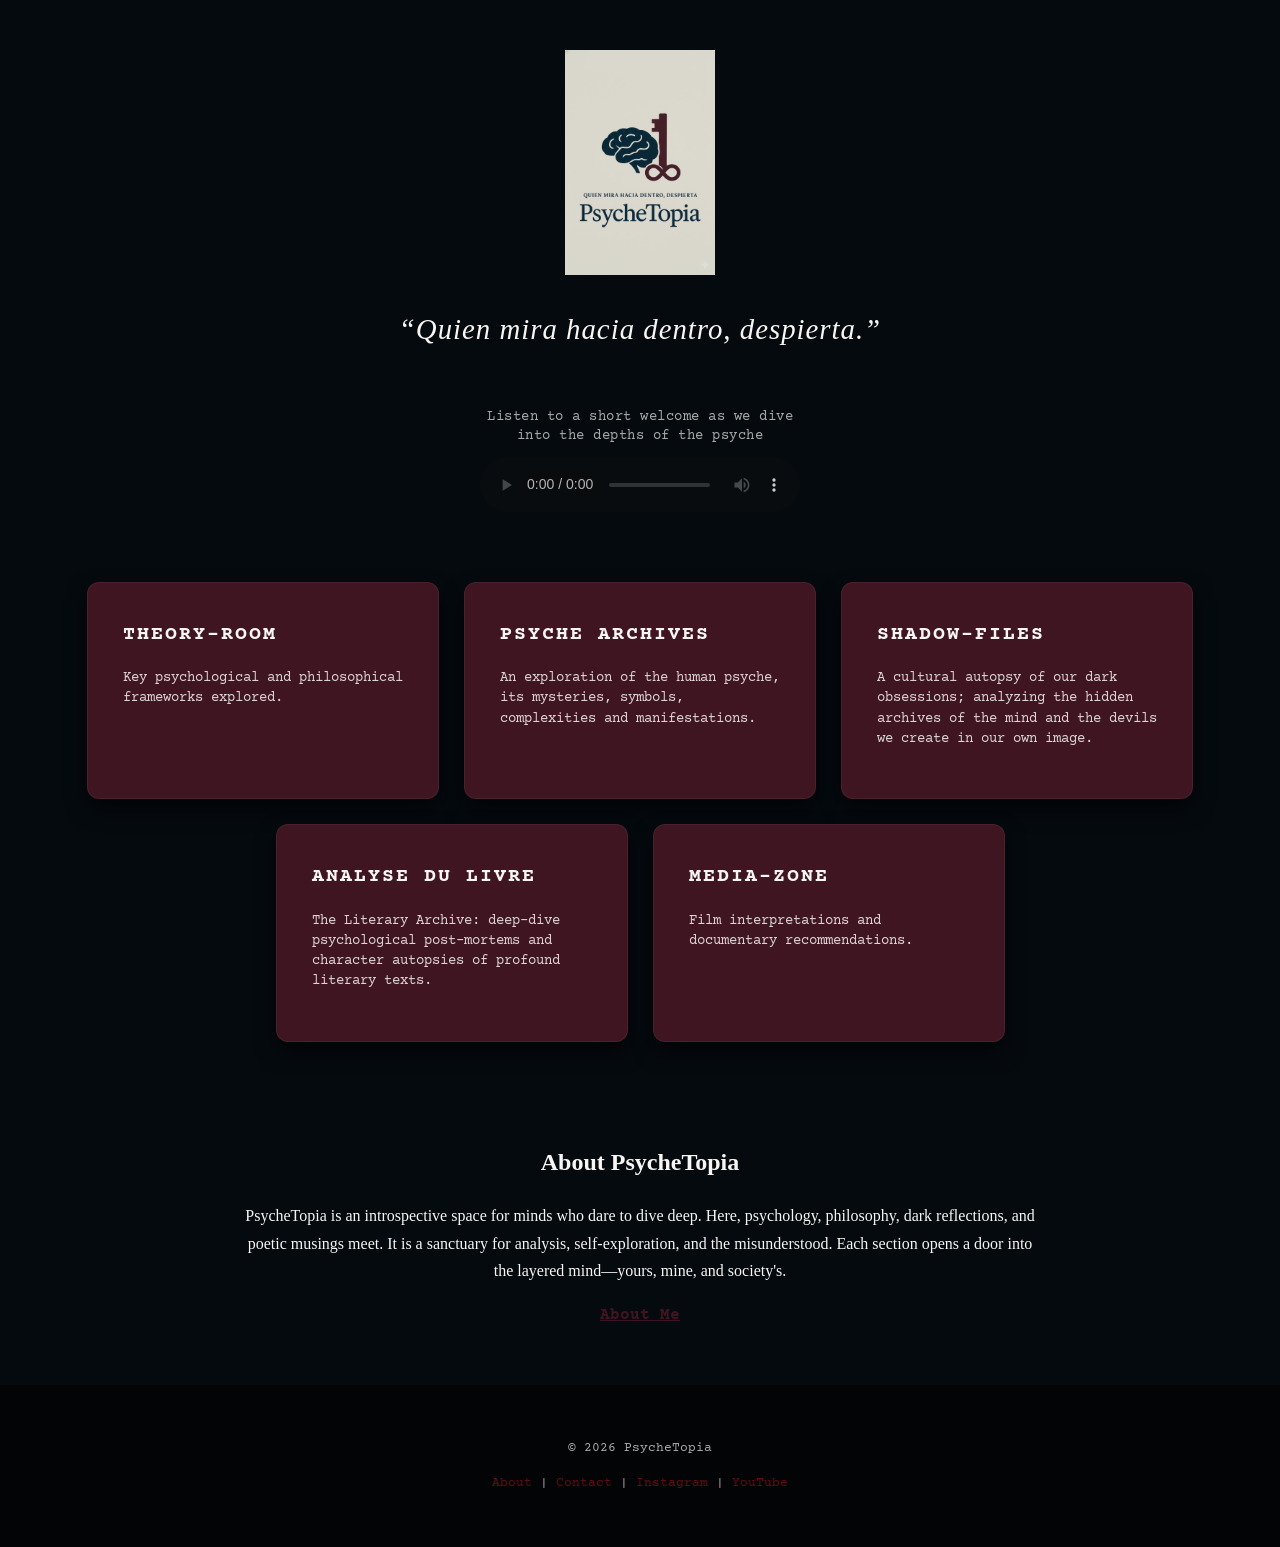
<file: index.html>
<!DOCTYPE html>
<html lang="en">
<head>
  <meta charset="UTF-8" />
  <meta name="viewport" content="width=device-width, initial-scale=1.0"/>
  <title>PsycheTopia</title>
  
  <!-- Google Fonts Grid -->
  <link rel="preconnect" href="https://fonts.googleapis.com">
  <link href="https://fonts.googleapis.com/css2?family=Playfair+Display:ital,wght@0,400;0,700;1,400&family=Inter:wght@300;400;500&family=Courier+Prime&family=Special+Elite&display=swap" rel="stylesheet">
  
  <link rel="stylesheet" href="style.css" />
</head>
<body>

  <header>
    <div class="header-logo-container">
      <img src="Psychetopialogo3.jpg" 
           alt="Logo of PsycheTopia – a psychological and philosophical blog" 
           width="150" />
    </div>
    <h1>“Quien mira hacia dentro, despierta.”</h1>

    <div class="audio-intro-wrapper">
      <p class="audio-label">Listen to a short welcome as we dive into the depths of the psyche</p>
      <audio controls>
        <source src="welcome-intro2.m4a" type="audio/mpeg" />
        Your browser does not support the audio element.
      </audio>
    </div>
  </header>


  <!-- NAVIGATION PILLARS MATRIX -->
  <section class="sections">
    
    <!-- CARD 1: THEORY ROOM -->
    <div class="card">
      <h2><a href="Teoria.html">Theory-Room </a></h2>
      <p>Key psychological and philosophical frameworks explored.</p>
    </div>

    <!-- CARD 2: PSYCHE ARCHIVES -->
    <div class="card">
      <h2><a href="psyche-archives.html">Psyche Archives</a></h2>
      <p>An exploration of the human psyche, its mysteries, symbols, complexities and manifestations.</p>
    </div>

    <!-- CARD 3: CRIMINAL MINDS (HIDDEN ON SCREEN, RETAINED IN CODE) -->
    <div class="card" style="display: none;" aria-hidden="true">
      <h2><a href="crimen.html">→ Criminal-Minds</a></h2>
      <p>The dark chamber—exploring the unredeemable mind.</p>
    </div>

    <!-- CARD 4: SHADOW FILES -->
    <div class="card">
      <h2><a href="shadow-files.html">Shadow-Files</a></h2>
      <p>A cultural autopsy of our dark obsessions; analyzing the hidden archives of the mind and the devils we create in our own image.</p>
    </div>

    <!-- CARD 5: ANALYSE DU LIVRE -->
    <div class="card">
      <h2><a href="analyse-du-livre.html">Analyse du Livre</a></h2>
      <p>The Literary Archive: deep-dive psychological post-mortems and character autopsies of profound literary texts.</p>
    </div>

    <!-- CARD 6: MEDIA ZONE -->
    <div class="card">
      <h2><a href="media.html">Media-Zone</a></h2>
      <p>Film interpretations and documentary recommendations.</p>
    </div>

  </section>

  <section class="about">
    <h2>About PsycheTopia</h2>
    <p>
      PsycheTopia is an introspective space for minds who dare to dive deep.
      Here, psychology, philosophy, dark reflections, and poetic musings meet.
      It is a sanctuary for analysis, self-exploration, and the misunderstood.
      Each section opens a door into the layered mind—yours, mine, and society's.
    </p>
    <p><a href="sobre.html">About Me</a></p>
  </section>

  <footer>
    <p>&copy; 2026 PsycheTopia</p>
    <p>
      <a href="#">About</a> |
      <a href="#">Contact</a> |
      <!-- Connected directly to your official Instagram network profile -->
      <a href="https://www.instagram.com/psychetopia26?igsh=MTVqYWxxeHU0NXBhZg==" target="_blank" rel="noopener noreferrer">Instagram</a> |
      <a href="#">YouTube</a>
    </p>
  </footer>

</body>
</html>
</file>
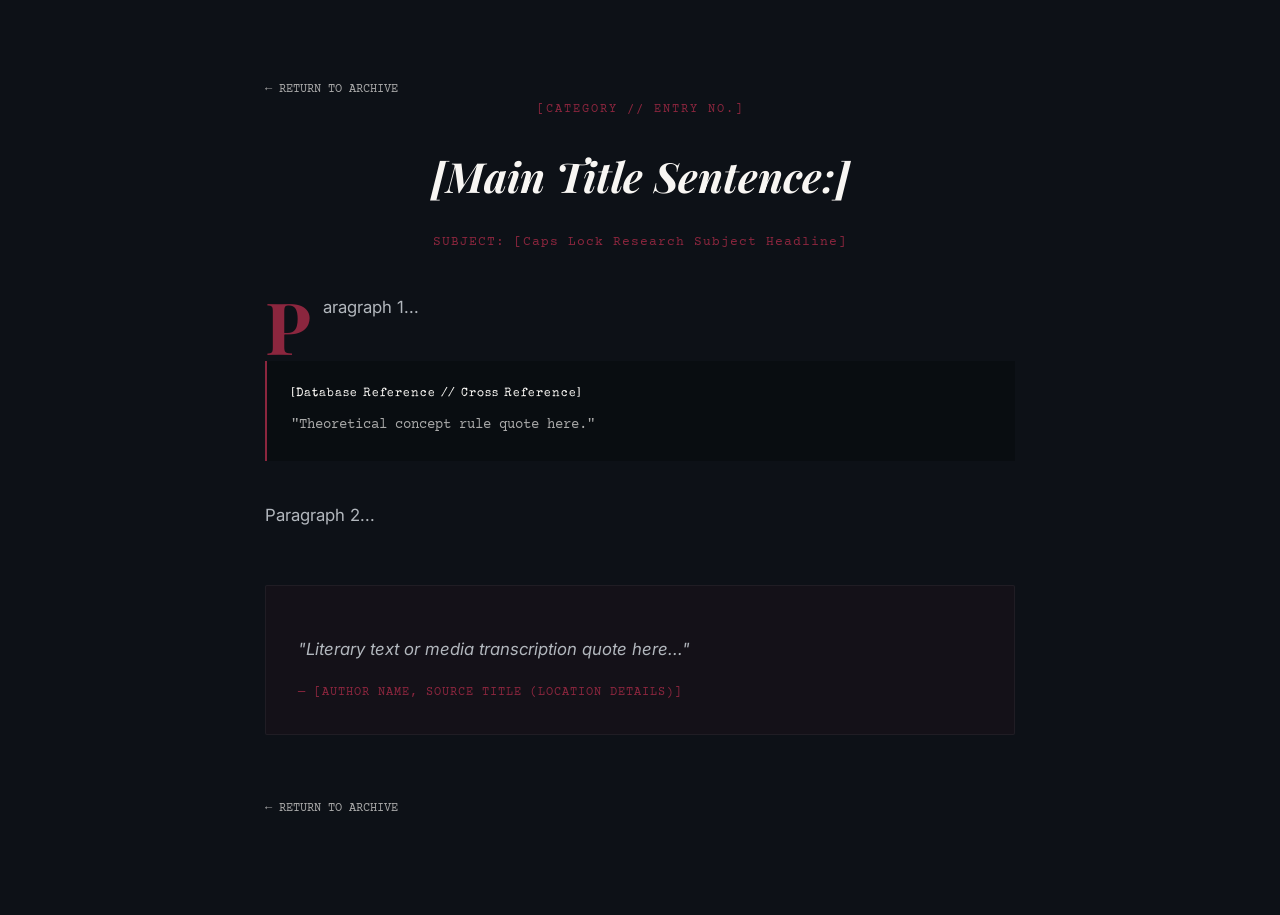
<file: all-articles-template.html>
<!DOCTYPE html>
<html lang="en">
<head>
  <meta charset="UTF-8">
  <meta name="viewport" content="width=device-width, initial-scale=1.0"/>
  <title>Case File [Number]: [Title]</title>
  
  <link rel="preconnect" href="https://fonts.googleapis.com">
  <link href="https://fonts.googleapis.com/css2?family=Playfair+Display:ital,wght@0,400;0,700;1,400&family=Inter:wght@300;400;500&family=Courier+Prime&family=Special+Elite&display=swap" rel="stylesheet">

  <link rel="stylesheet" href="shadow-style.css"> <link rel="stylesheet" href="article-style.css"> </head>
<body>

  <div class="article-wrapper">
    
    <a href="analyse-du-livre.html" class="back-btn">← Return to Archive</a>

    <header class="article-header">
      <span class="book-tag">[Category // Entry No.]</span>
      <h1 class="article-title">[Main Title Sentence:]</h1>
      <p class="article-subject">SUBJECT: [Caps Lock Research Subject Headline]</p>
    </header>

    <main class="article-body">
      
      <p>Paragraph 1...</p>

      <blockquote class="matrix-block">
        <span class="matrix-label">[Database Reference // Cross Reference]</span>
        "Theoretical concept rule quote here."
      </blockquote>

      <p>Paragraph 2...</p>

      <div class="quote-vault">
        <p>"Literary text or media transcription quote here..."</p>
        <span class="quote-citation">— [Author Name, Source Title (Location Details)]</span>
      </div>

    </main>

    <a href="analyse-du-livre.html" class="back-btn" style="margin-top: 4rem;">← Return to Archive</a>
  </div>

</body>
</html>
</file>
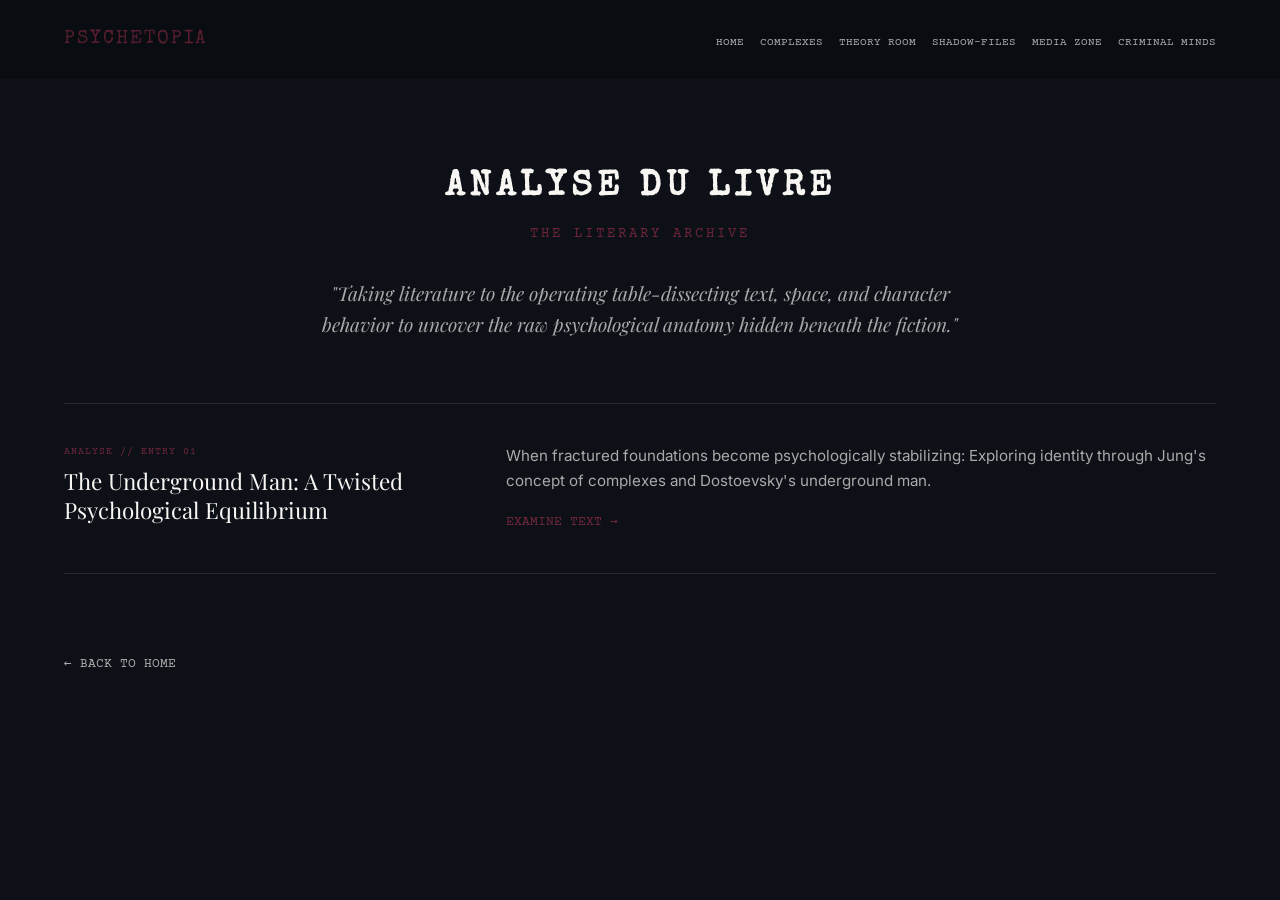
<file: analyse-du-livre.html>
<!DOCTYPE html>
<html lang="en">
<head>
  <meta charset="UTF-8" />
  <meta name="viewport" content="width=device-width, initial-scale=1.0"/>
  <title>Analyse du Livre | PsycheTopia Archive</title>

  <!-- Google Fonts -->
  <link rel="preconnect" href="https://fonts.googleapis.com">
  <link href="https://fonts.googleapis.com/css2?family=Playfair+Display:ital,wght@0,400;0,700;1,400&family=Inter:wght@300;400;500&family=Courier+Prime&family=Special+Elite&display=swap" rel="stylesheet">

  <link rel="stylesheet" href="analyse-style.css" />
</head>
<body>

  <!-- NAVIGATION -->
  <header>
    <nav>
      <div class="logo">PsycheTopia</div>
      <div class="nav-links">
        <a href="index.html">Home</a>
        <a href="complejos.html">Complexes</a>
        <a href="Teoria.html">Theory Room</a>
        <a href="shadow-files.html">Shadow-Files</a>
        <a href="media.html">Media zone</a>
        <a href="crimen.html">Criminal Minds</a>
      </div>
    </nav>
  </header>

  <!-- LITERARY HEADER ARCHIVE -->
  <header class="archive-header">
    <div class="archive-header-text">
      <h1 class="archive-title">Analyse du Livre</h1>
      <span class="archive-subtitle">The Literary Archive</span>
      <blockquote class="archive-quote">
        "Taking literature to the operating table-dissecting text, space, and character behavior to uncover the raw psychological anatomy hidden beneath the fiction."
      </blockquote>
    </div>
  </header>

  <!-- MAIN LINEAR MATRIX -->
  <div class="content">
    
    <section class="book-index">

      <!-- ENTRY 01: UNDERGROUND MAN - THE EQUILIBRIUM -->
      <article class="book-row">
        <div class="book-meta">
          <span class="book-tag">Analyse // Entry 01</span>
          <h3 class="book-title"><a href="notes-equilibrium.html">The Underground Man: A Twisted Psychological Equilibrium</a></h3>
        </div>
        <div class="book-excerpt">
          <p>When fractured foundations become psychologically stabilizing: Exploring identity through Jung's concept of complexes and Dostoevsky's underground man.</p>
          <a href="notes-equilibrium.html" class="line-read-more">Examine Text →</a>
        </div>
      </article>

      
    </section>

    <a href="index.html" class="back-btn">← Back to Home</a>
  </div>

</body>
</html>
</file>
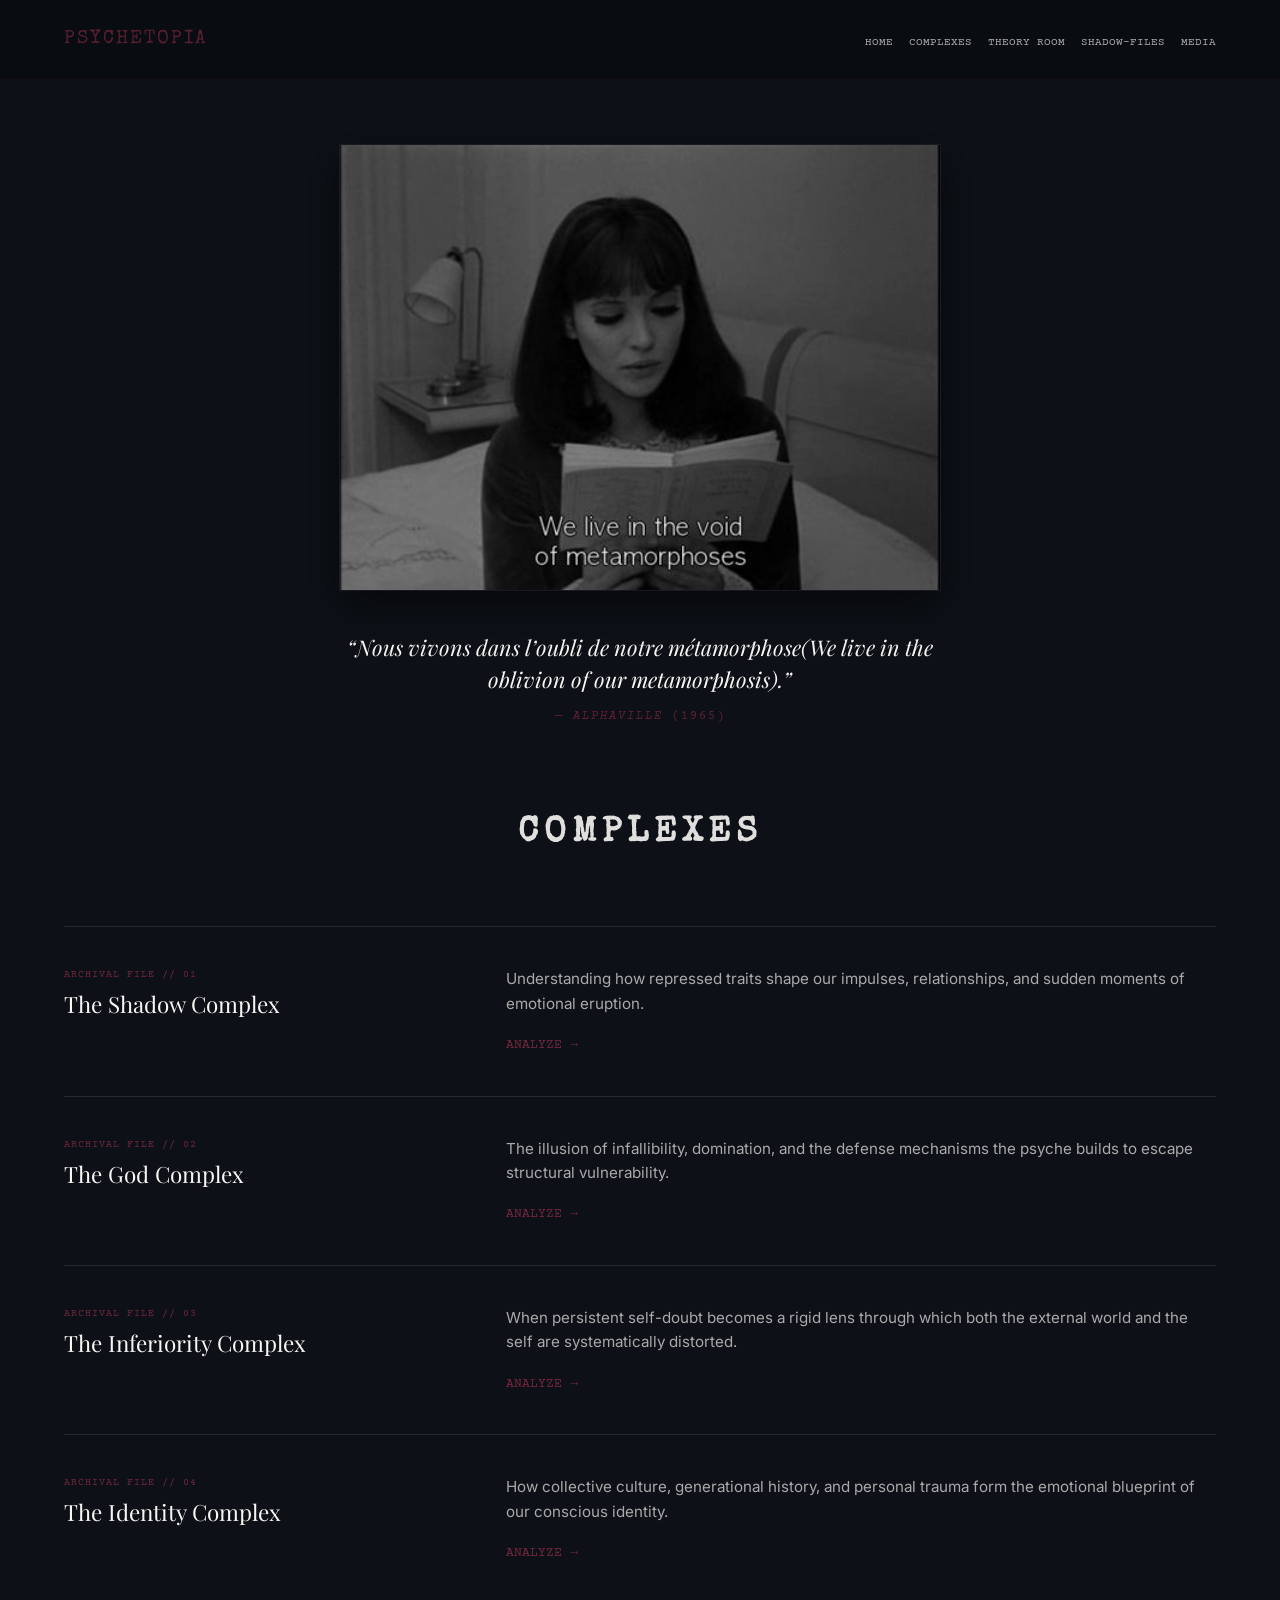
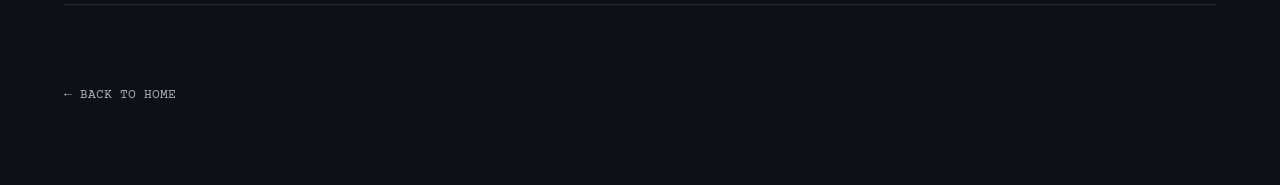
<file: complejos.html>
<!DOCTYPE html>
<html lang="en">
<head>
  <meta charset="UTF-8" />
  <meta name="viewport" content="width=device-width, initial-scale=1.0"/>
  <title>Complexes | PsycheTopia</title>

  <!-- Google Fonts -->
  <link rel="preconnect" href="https://fonts.googleapis.com">
  <link href="https://fonts.googleapis.com/css2?family=Playfair+Display:ital,wght@0,400;0,700;1,400&family=Inter:wght@300;400;500&family=Courier+Prime&family=Special+Elite&display=swap" rel="stylesheet">

  <link rel="stylesheet" href="complejos.css" />
</head>

<body>

  <!-- NAVIGATION -->
  <header>
    <nav>
      <div class="logo">PsycheTopia</div>
      <div class="nav-links">
        <a href="index.html">Home</a>
        <a href="complejos.html">Complexes</a>
        <a href="Teoria.html">Theory Room</a>
        <a href="shadow-files.html">Shadow-Files</a>
        <a href="media.html">Media</a>
      </div>
    </nav>
  </header>

  <!-- SYMBOLIC ALPHAVILLE IMAGE + QUOTE -->
  <section class="quote-visual">
    <img src="alphaville-still.jpg" 
         alt="Still from Alphaville (1965) with Natacha von Braun" 
         class="quote-image" />
    <blockquote>
      “Nous vivons dans l’oubli de notre métamorphose(We live in the oblivion of our metamorphosis).”  
      <span class="film-credit">— <em>Alphaville</em> (1965)</span>
    </blockquote>
  </section>

  <!-- MAIN CONTENT -->
  <div class="content">
    <h1>Complexes</h1>

    <!-- LINEAR COMPLEXES INDEX -->
    <section class="complex-index">

      <!-- ROW 1: SHADOW -->
      <article class="complex-row">
        <div class="complex-meta">
          <span class="complex-tag">Archival File // 01</span>
          <h3 class="complex-title"><a href="shadow-complex.html">The Shadow Complex</a></h3>
        </div>
        <div class="complex-excerpt">
          <p>Understanding how repressed traits shape our impulses, relationships, and sudden moments of emotional eruption.</p>
          <a href="shadow-complex.html" class="line-read-more">Analyze →</a>
        </div>
      </article>

      <!-- ROW 2: GOD -->
      <article class="complex-row">
        <div class="complex-meta">
          <span class="complex-tag">Archival File // 02</span>
          <h3 class="complex-title"><a href="god-complex.html">The God Complex</a></h3>
        </div>
        <div class="complex-excerpt">
          <p>The illusion of infallibility, domination, and the defense mechanisms the psyche builds to escape structural vulnerability.</p>
          <a href="god-complex.html" class="line-read-more">Analyze →</a>
        </div>
      </article>

      <!-- ROW 3: INFERIORITY -->
      <article class="complex-row">
        <div class="complex-meta">
          <span class="complex-tag">Archival File // 03</span>
          <h3 class="complex-title"><a href="inferiority-complex.html">The Inferiority Complex</a></h3>
        </div>
        <div class="complex-excerpt">
          <p>When persistent self-doubt becomes a rigid lens through which both the external world and the self are systematically distorted.</p>
          <a href="inferiority-complex.html" class="line-read-more">Analyze →</a>
        </div>
      </article>

      <!-- ROW 4: IDENTITY -->
      <article class="complex-row">
        <div class="complex-meta">
          <span class="complex-tag">Archival File // 04</span>
          <h3 class="complex-title"><a href="identity-complex.html">The Identity Complex</a></h3>
        </div>
        <div class="complex-excerpt">
          <p>How collective culture, generational history, and personal trauma form the emotional blueprint of our conscious identity.</p>
          <a href="identity-complex.html" class="line-read-more">Analyze →</a>
        </div>
      </article>

    </section>

    <a href="index.html" class="back-btn">← Back to Home</a>
  </div>

</body>
</html>
</file>
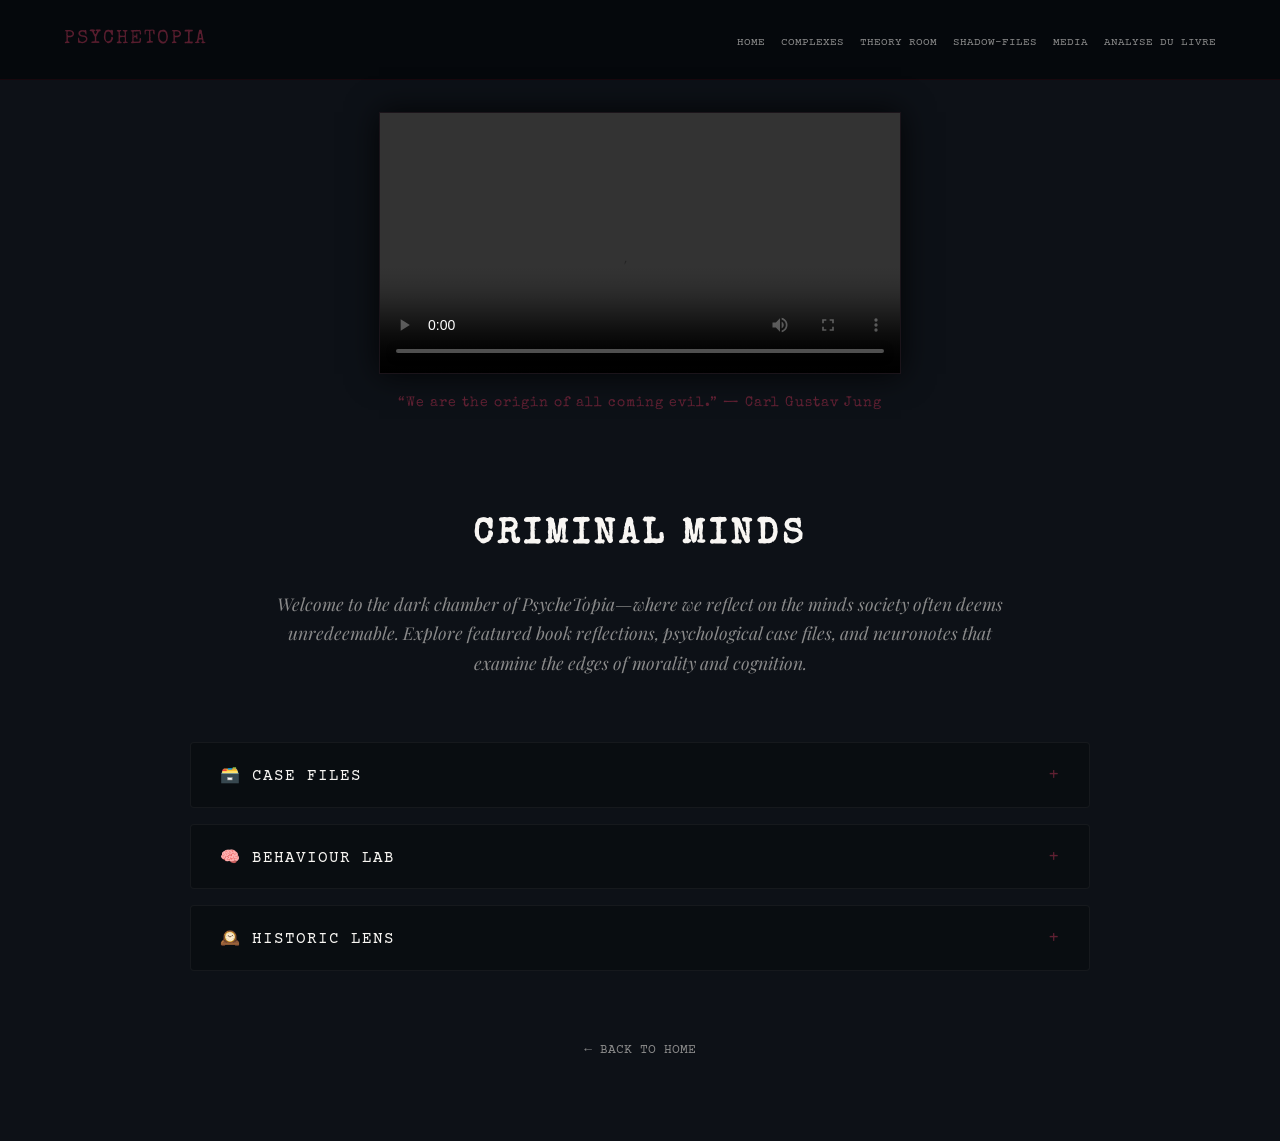
<file: crimen.html>
<!DOCTYPE html>
<html lang="en">
<head>
  <meta charset="UTF-8" />
  <meta name="viewport" content="width=device-width, initial-scale=1.0" />
  <title>Criminal Minds | PsycheTopia</title>

  <link rel="preconnect" href="https://fonts.googleapis.com">
  <link href="https://fonts.googleapis.com/css2?family=Playfair+Display:ital,wght@0,400;0,700;1,400&family=Inter:wght@300;400;500&family=Courier+Prime&family=Special+Elite&display=swap" rel="stylesheet">

  <link rel="stylesheet" href="crimen.css" />
</head>
<body>

  <header>
    <nav>
      <div class="logo">PsycheTopia</div>
      <div class="nav-links">
        <a href="index.html">Home</a>
        <a href="complejos.html">Complexes</a>
        <a href="Teoria.html">Theory Room</a>
        <a href="shadow-files.html">Shadow-Files</a>
        <a href="media.html">Media</a>
        <a href ="analyse-du-livre.html">Analyse du livre</a>
      </div>
    </nav>
  </header>

  <div class="content">
    
    <section class="video-intro">
      <video controls class="Jung-video">
        <source src="Jung-psychology.mp4" type="video/mp4">
        Your browser does not support the video tag.
      </video>
      <p class="video-caption">“We are the origin of all coming evil.” — Carl Gustav Jung</p>
    </section>

    <h1>Criminal Minds</h1>
    <p class="intro-text">
      Welcome to the dark chamber of PsycheTopia—where we reflect on the minds society often deems
      unredeemable. Explore featured book reflections, psychological case files, and neuronotes that 
      examine the edges of morality and cognition.
    </p>

    <div class="dossier-container">

      <section class="drawer">
        <button class="drawer-toggle">🗃️ Case Files <span class="plus-icon">+</span></button>
        <div class="drawer-content">
          <div class="tight-ledger">
            
            <div class="ledger-row">
              <span class="ledger-no">Femicide</span>
              <a href="femicide -file.html" class="ledger-title">The killing of women because of their gender, exploring violence, power and the psychology of ownership. </a>
            </div>

            <div class="ledger-row">
              <span class="ledger-no">Parricide</span>
              <a href="parricide-file.html" class="ledger-title">The killing of one's parent, examining attachment, individuation & family dynamics.</a>
            </div>

            <div class="ledger-row">
              <span class="ledger-no">Infanticide</span>
              <a href="infanticide-file.html" class="ledger-title">The killing of infants or very young children, exploring parental psychology, social pressures & developmental vulnerability.</a>
            </div>
            
            <div class="ledger-row">
              <span class="ledger-no">Collective Violence</span>
              <a href="Collective-violence.html" class="ledger-title">When violence becomes collective, revealing crowd psychology, justice & the shadow of communities .</a>
            </div>
            </div>
        </div>
      </section>

      <section class="drawer">
        <button class="drawer-toggle">🧠 Behaviour Lab<span class="plus-icon">+</span></button>
        <div class="drawer-content">
          <div class="tight-ledger">
            
            <div class="ledger-row">
              <span class="ledger-no">Aggression </span>
              <a href="aggression.html" class="ledger-title">Understanding the origins, forms and functions of human aggression </a>
            </div>

            <div class="ledger-row">
              <span class="ledger-no">Cults </span>
              <a href="cults.html" class="ledger-title">How leaders, identity, & belonging shape collective belief and obedience.</a>
            </div>

            <div class="ledger-row">
              <span class="ledger-no">Sadism & Masochism</span>
              <a href="sadism-masochism.html" class="ledger-title">Exploring pleasure, pain, power complexes, and their psychological functions.</a>
            </div> 
          
            <div class="ledger-row">
              <span class="ledger-no">Superego</span>
              <a href="superego.html" class="ledger-title">The invisible forces through which groups shape perception, morality and behaviour. </a>
            </div>
          </div> </div>
      </section>

      <section class="drawer">
        <button class="drawer-toggle">🕰️ Historic Lens <span class="plus-icon">+</span></button>
        <div class="drawer-content">
          <div class="tight-ledger">
            
            <div class="ledger-row">
              <span class="ledger-no">HIST.001</span>
              <a href="raskolnikov-reflection.html" class="ledger-title">Dostoevsky's Raskolnikov: Fever, Isolation, and Somatic Guilt</a>
            </div>

            <div class="ledger-row">
              <span class="ledger-no">HIST.002</span>
              <a href="phineas-gage.html" class="ledger-title">Phineas Gage: The Day a Crowbar Split Modern Forensics Open</a>
            </div>

          </div>
        </div>
      </section>

    </div>

    <div class="back-link">
      <a href="index.html" class="back-btn">← Back to Home</a>
    </div>
  </div>

  <script>
    const toggles = document.querySelectorAll(".drawer-toggle");

    toggles.forEach(toggle => {
      toggle.addEventListener("click", () => {
        const content = toggle.nextElementSibling;
        const plusIcon = toggle.querySelector(".plus-icon");

        if (content.style.maxHeight) {
          content.style.maxHeight = null;
          if (plusIcon) plusIcon.textContent = "+";
        } else {
          content.style.maxHeight = content.scrollHeight + "px";
          if (plusIcon) plusIcon.textContent = "−";
        }
      });
    });
  </script>
</body>
</html>
</file>
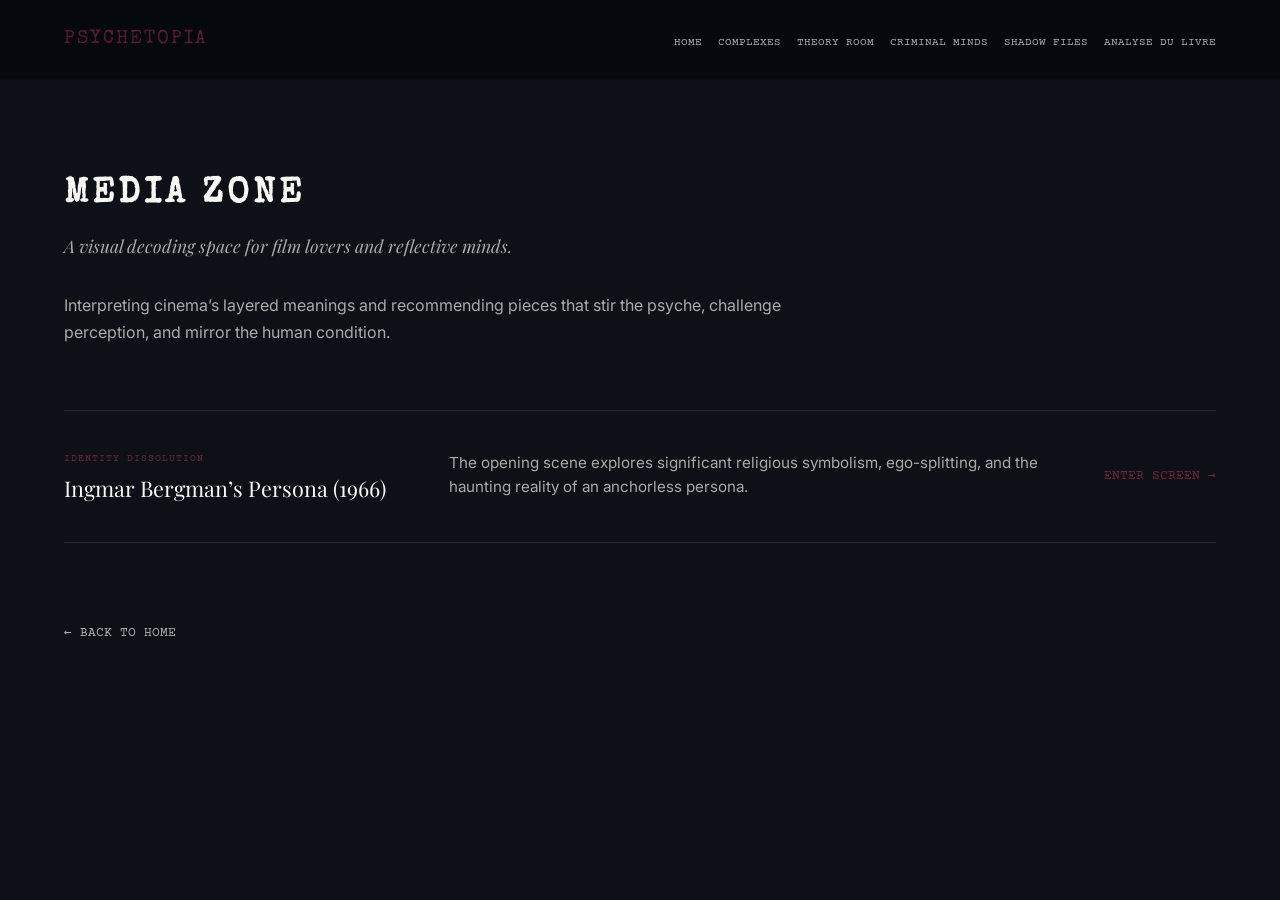
<file: media.html>
<!DOCTYPE html>
<html lang="en">
<head>
  <meta charset="UTF-8" />
  <meta name="viewport" content="width=device-width, initial-scale=1.0" />
  <title>Media Zone | PsycheTopia</title>

  <link rel="preconnect" href="https://fonts.googleapis.com">
  <link href="https://fonts.googleapis.com/css2?family=Playfair+Display:ital,wght@0,400;0,700;1,400&family=Inter:wght@300;400;500&family=Courier+Prime&family=Special+Elite&display=swap" rel="stylesheet">

  <link rel="stylesheet" href="media.css" />
</head>
<body>

  <header>
    <nav>
      <div class="logo">PsycheTopia</div>
      <div class="nav-links">
        <a href="index.html">Home</a>
        <a href="complejos.html">Complexes</a>
        <a href="Teoria.html">Theory Room</a>
        <a href="crimen.html">Criminal Minds</a>
        <a href="shadow-files">Shadow Files</a>
        <a href="analyse-du-livre.html">Analyse du livre</a>
      </div>
    </nav>
  </header>

  <div class="content">
    <h1>Media Zone</h1>
    <h2 class="subtitle">A visual decoding space for film lovers and reflective minds.</h2>
    <p class="intro-text">
      Interpreting cinema’s layered meanings and recommending pieces that stir the psyche, challenge perception, and mirror the human condition.
    </p>
    
    <section class="media-index">

      <article class="media-row">
        <div class="media-meta">
          <span class="media-tag">Identity Dissolution</span>
          <h3 class="media-title">Ingmar Bergman’s Persona (1966)</h3>
        </div>
        <p class="media-excerpt">
          The opening scene explores significant religious symbolism, ego-splitting, and the haunting reality of an anchorless persona.
        </p>
        <a href="persona-analysis.html" class="line-read-more">Enter Screen →</a>
      </article>

    </section>

    <a class="back-btn" href="index.html">← Back to Home</a>
  </div>
</body>
</html>
</file>
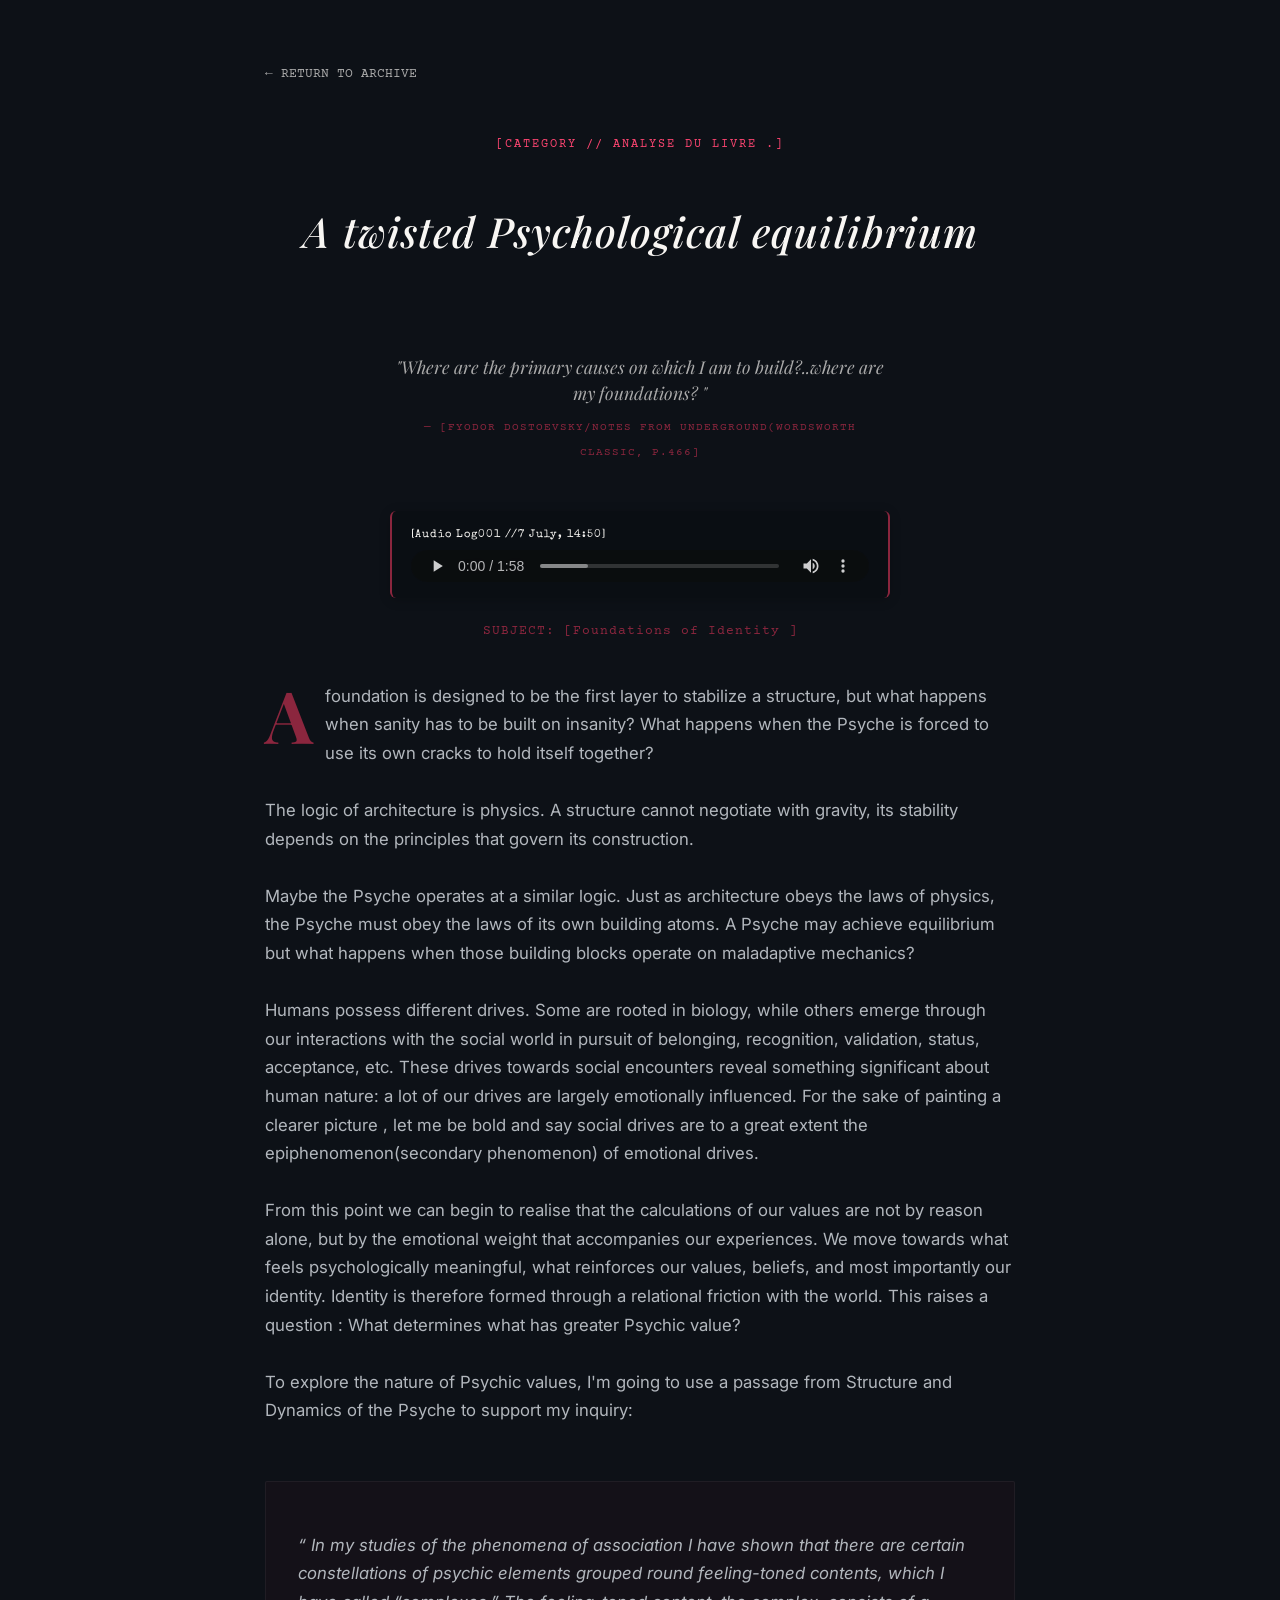
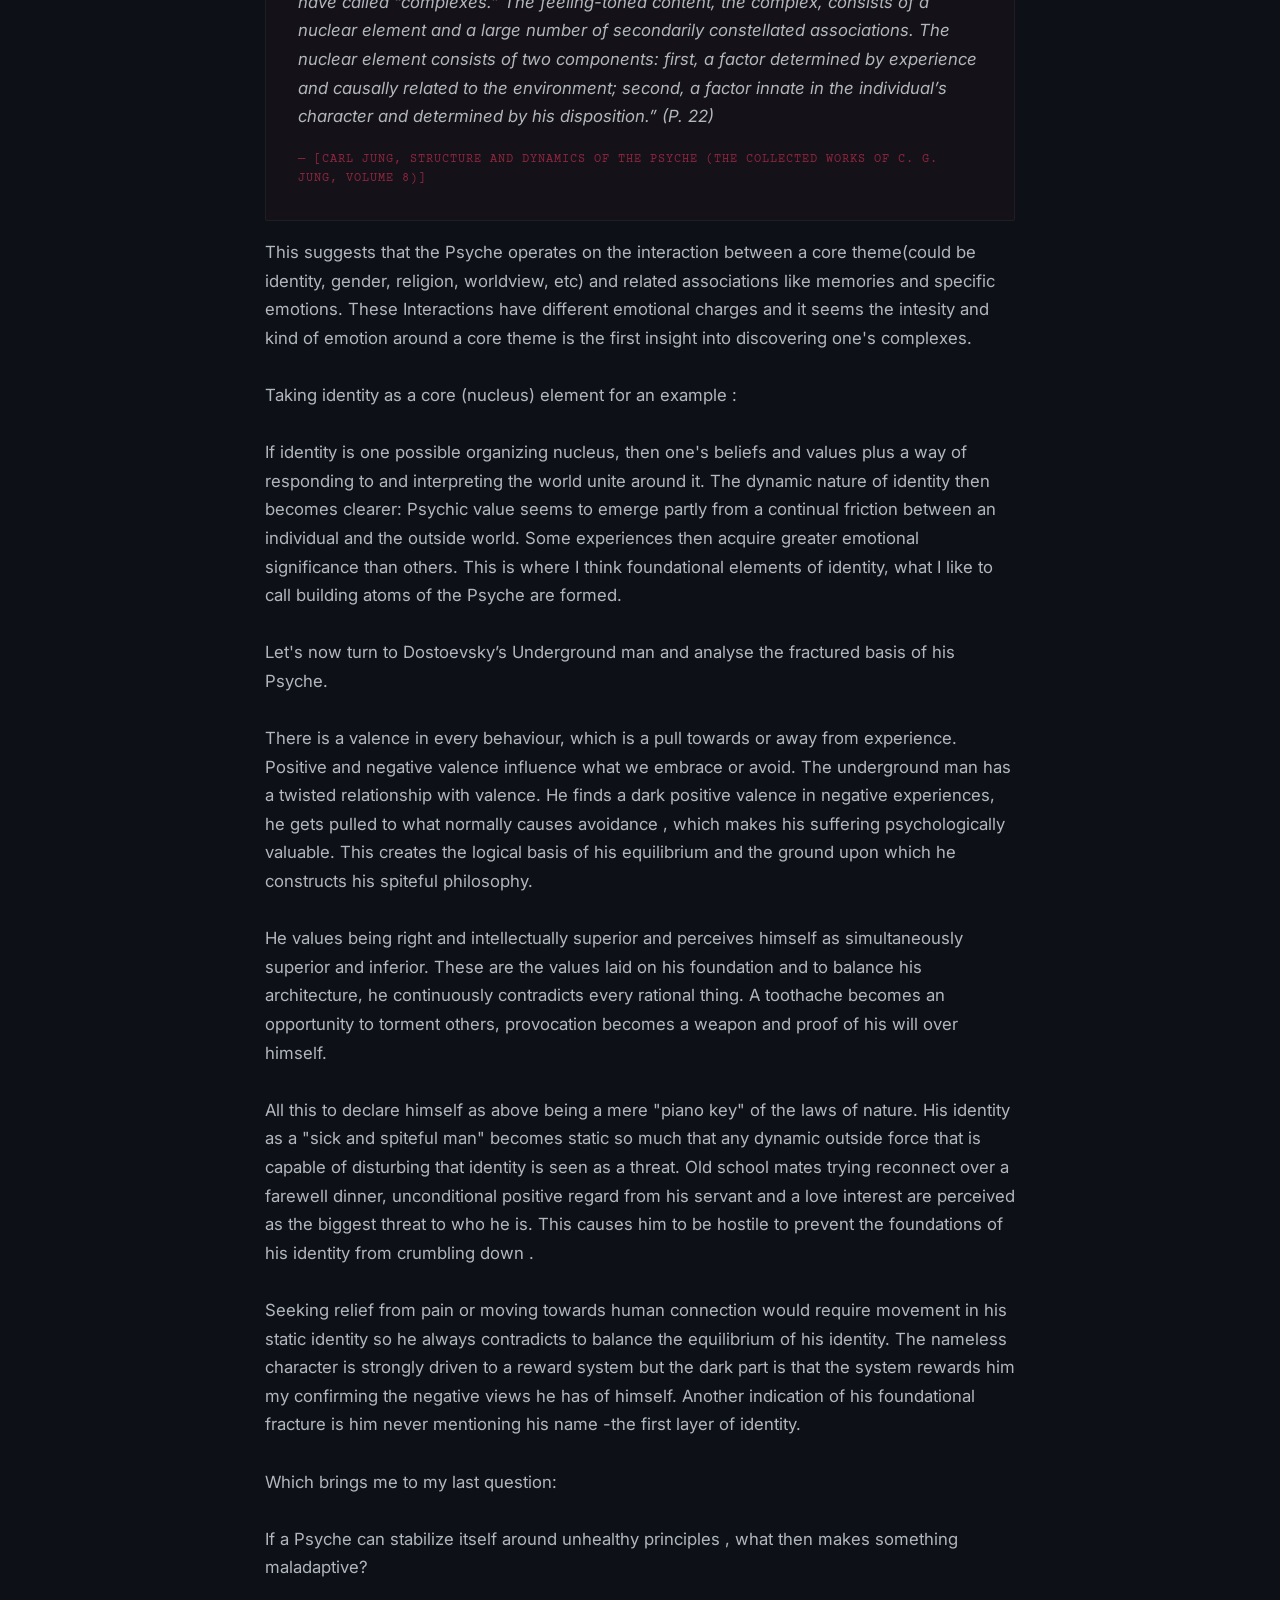
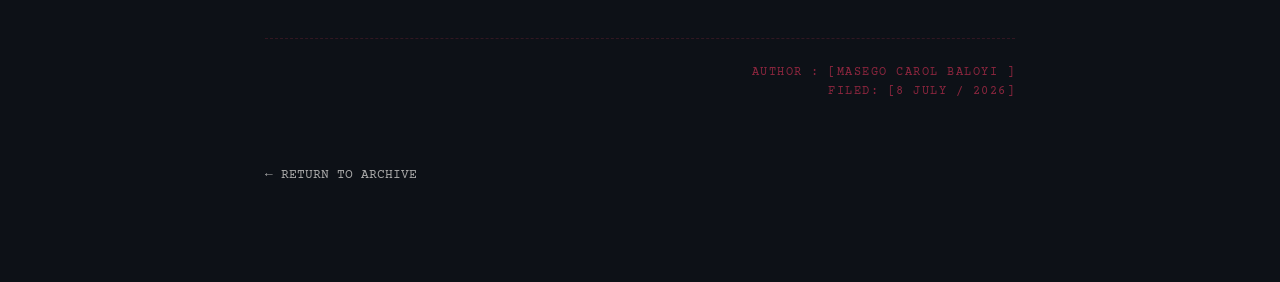
<file: notes-equilibrium.html>
<!DOCTYPE html>
<html lang="en">
<head>
  <meta charset="UTF-8">
  <meta name="viewport" content="width=device-width, initial-scale=1.0"/>
  <title>Case File [Number]: A twisted Psychological equilibrium</title>
  
  <link rel="preconnect" href="https://fonts.googleapis.com">
  <link href="https://fonts.googleapis.com/css2?family=Playfair+Display:ital,wght@0,400;0,700;1,400&family=Inter:wght@300;400;500&family=Courier+Prime&family=Special+Elite&display=swap" rel="stylesheet">

  <link rel="stylesheet" href="style.css">
  <link rel="stylesheet" href="analyse-style.css">
  <link rel="stylesheet" href="article-style.css"> 
  <link rel="stylesheet "href =" shadow-style.css">
</head>
<body>

  <div class="article-wrapper">
    
    <a href="analyse-du-livre.html" class="back-btn">← Return to Archive</a>

    <header class="article-header">
      <span class="book-tag">[Category // Analyse du livre .]</span>
      <h1 class="article-title">A twisted Psychological equilibrium</h1>
      
      <!-- SUBHEADING QUOTE -->
      <div class="header-subheading-quote">
        <p class="subheading-quote-text">"Where are the primary causes on which I am to build?..where are my foundations? "</p>
        <span class="subheading-quote-author">— [Fyodor Dostoevsky/Notes from underground(wordsworth classic, p.466]</span>
      </div>

<div class="audio-container">
  <span class="audio-label">[Audio Log001 //7 July, 14:50]</span>
  <audio id="article-audio" controls src="Log1-analyse-du-livre.mp3">
    Your browser does not support the audio element.
  </audio>
</div>


      <p class="article-subject">SUBJECT: [Foundations of Identity ]</p>
    </header>

    <main class="article-body">
      
      <p>A foundation is designed to be the first layer to stabilize a structure, but what happens when sanity has to be built on insanity? What happens when the Psyche is forced to use its own cracks to hold itself together? </p>

<p>The logic of architecture is physics. A structure cannot negotiate with gravity, its stability depends on the principles that govern its construction. </p>
 
 <p>Maybe the Psyche operates at a similar logic. Just as architecture obeys the laws of physics, the Psyche must obey  the laws of its own building atoms. A Psyche may achieve equilibrium but what happens when those building blocks operate on maladaptive mechanics?  </p>

      <p>Humans possess  different drives. Some are rooted in biology, while others emerge through our interactions with the social world in pursuit of belonging, recognition, validation, status, acceptance, etc. These drives towards social encounters reveal something significant about human nature: a lot of our drives are largely emotionally influenced. For the sake of painting a clearer picture , let me be bold and say social drives are to a great extent the epiphenomenon(secondary phenomenon) of emotional drives.  </p>
      
      <p>From this point we can begin to realise that the calculations of our values are not by reason alone, but by the emotional weight that accompanies our experiences. We move towards what feels psychologically meaningful, what reinforces our values, beliefs, and most importantly our identity. Identity is therefore formed through a relational friction with the world. 

This raises a question :

What determines what has greater Psychic value? 
 </p>

<p>To explore the nature of Psychic values, I'm going to use a passage from Structure and Dynamics of the Psyche to support my inquiry:
 </p>
 
 
 <div class="quote-vault">
        <p>“ In my studies of the phenomena of association I have shown that there are certain constellations of psychic elements grouped round feeling-toned contents, which I have called “complexes.” The feeling-toned content, the complex, consists of a nuclear element and a large number of secondarily constellated associations. The nuclear element consists of two components: first, a factor determined by experience and causally related to the environment; second, a factor innate in the individual’s character and determined by his disposition.” (P. 22)</p>
        <span class="quote-citation">— [Carl Jung, Structure and Dynamics of the Psyche (The collected works of C. G. Jung, Volume 8)]</span>
      </div>
      
      <p>This suggests that the Psyche operates on  the interaction between a core theme(could be identity, gender, religion, worldview, etc) 
 and related associations like memories and specific emotions. These Interactions have different emotional charges and it seems the intesity and kind of emotion around a core theme is the first insight into discovering one's complexes. </p>

<p>Taking identity as a core  (nucleus) element for an example :</p>

<p>If identity is one possible organizing nucleus, then one's beliefs and values plus a way of  responding to and interpreting the world unite around it. The dynamic nature of identity then becomes clearer: Psychic value seems to emerge partly from a continual friction between an individual and the outside world. Some experiences then acquire greater emotional significance than others. This is where I think foundational elements of identity, what I like to call building atoms of the Psyche are formed.  </p>

<p>Let's now turn to Dostoevsky’s Underground man and analyse the fractured basis of his Psyche. <p>


<p>There is a valence in every behaviour, which is a pull towards or away from experience. Positive and negative valence influence what we embrace or avoid. The underground man has a twisted relationship with valence. He finds a dark positive valence in negative experiences, he gets pulled to what normally causes avoidance , which makes his suffering psychologically valuable. This creates the logical basis of his equilibrium and the ground upon which he constructs his spiteful philosophy. </p>


<p>He values being right and intellectually superior and perceives himself as simultaneously superior and inferior. These are the values laid on his foundation and to balance his architecture, he continuously contradicts every rational thing. A toothache becomes an opportunity to torment others, provocation becomes a weapon and proof of his will over himself. </p>


<p>All this to declare himself as above being a mere "piano key" of the laws of nature. His identity as a "sick and spiteful man" becomes  static so much that any dynamic outside force that is capable of disturbing that identity is seen as a threat. Old school mates trying reconnect over a farewell dinner, unconditional positive regard from his servant and a love interest are perceived as the biggest threat to who he is. This causes him to be hostile to prevent the foundations of his identity from crumbling down .  </p>

      <p>Seeking relief from pain or moving towards human connection would require movement in his static identity so he always contradicts to balance the equilibrium of his identity. The nameless character is strongly driven to a reward system but the dark part is that the system rewards him my confirming the negative views he has of himself. Another indication of his foundational fracture is him never mentioning his name -the first layer of identity. </p>

<p>Which brings me to my last question:</p>

<p>If a Psyche can stabilize itself around unhealthy principles , what then makes something maladaptive?  </p>

   
   <!-- ARTICLE SIGN-OFF / TIMESTAMP -->
<div class="article-signature">
  <span class="signature-line">Author : [Masego Carol Baloyi ]</span>
  <span class="signature-line">FILED: [8 July / 2026]</span>
</div>


    </main>

    <a href="analyse-du-livre.html" class="back-btn" style="margin-top: 4rem;">← Return to Archive</a>
  </div>

</body>
</html>
</file>
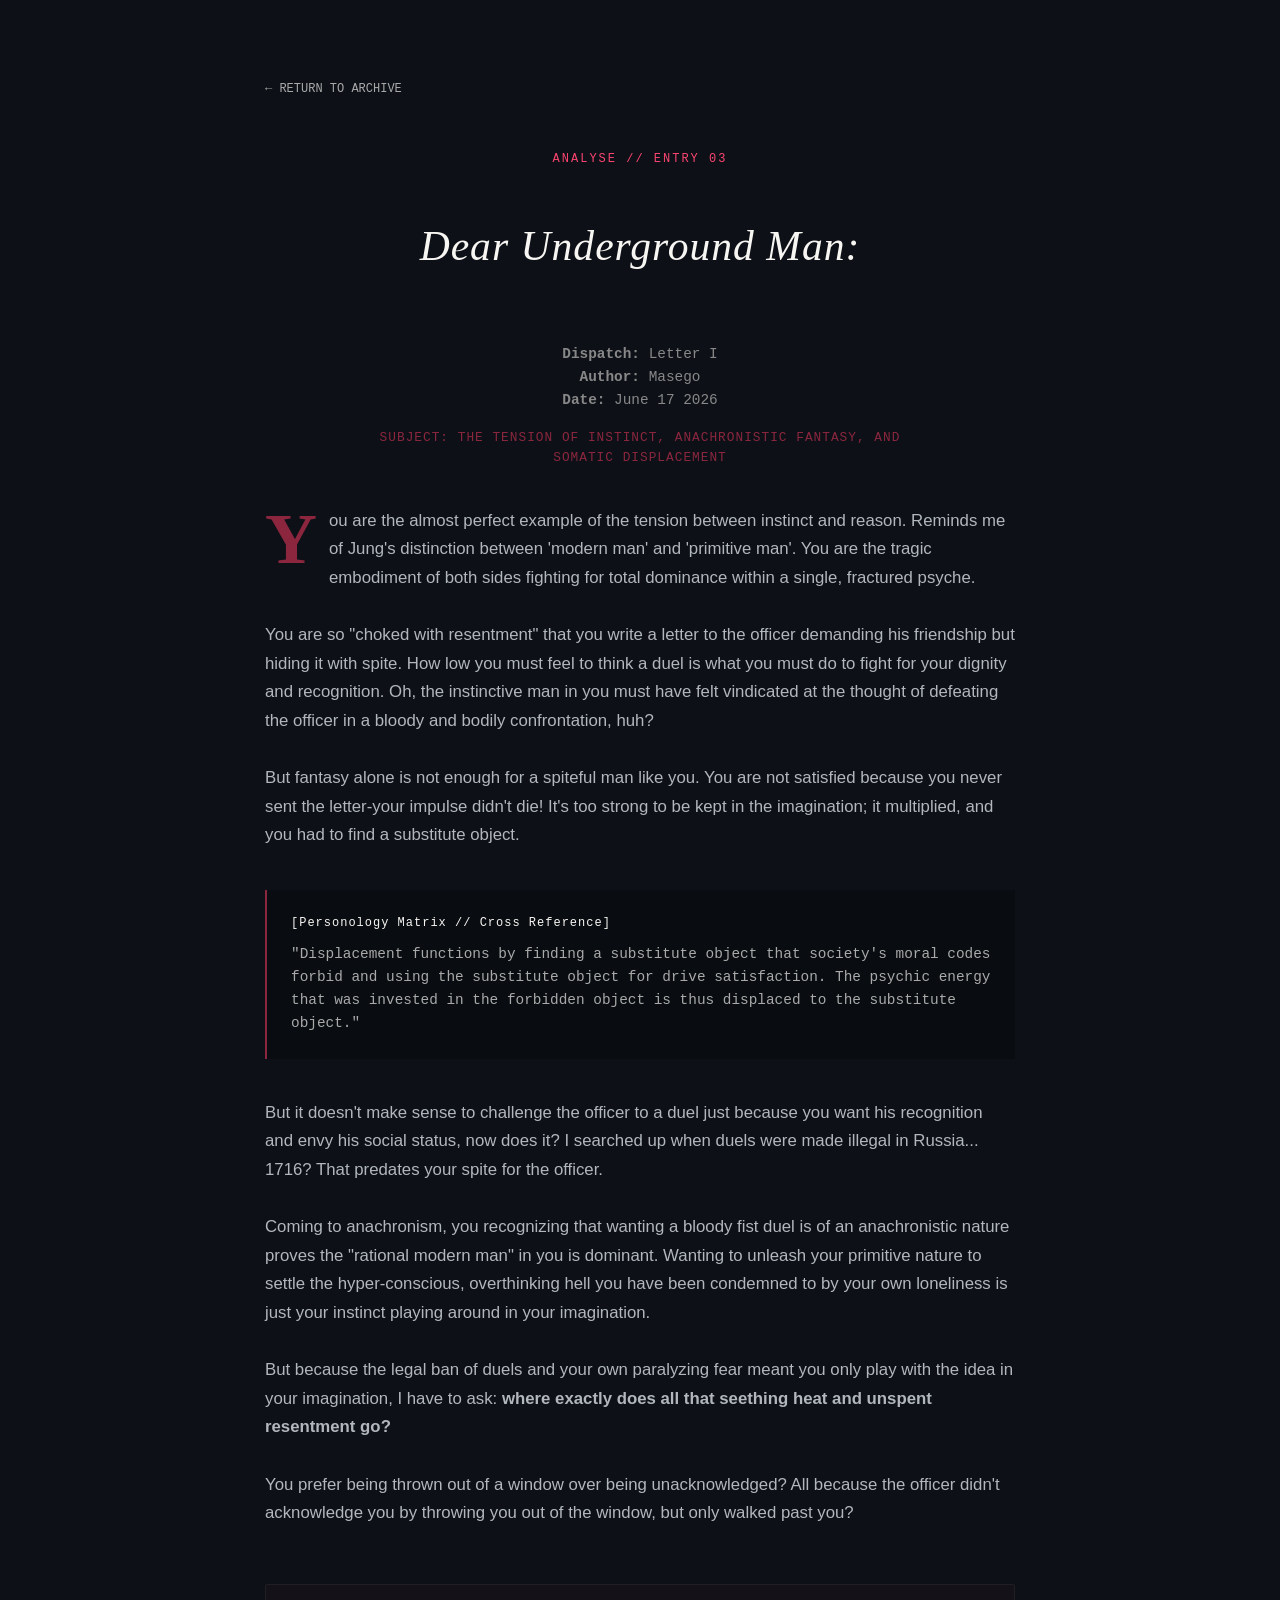
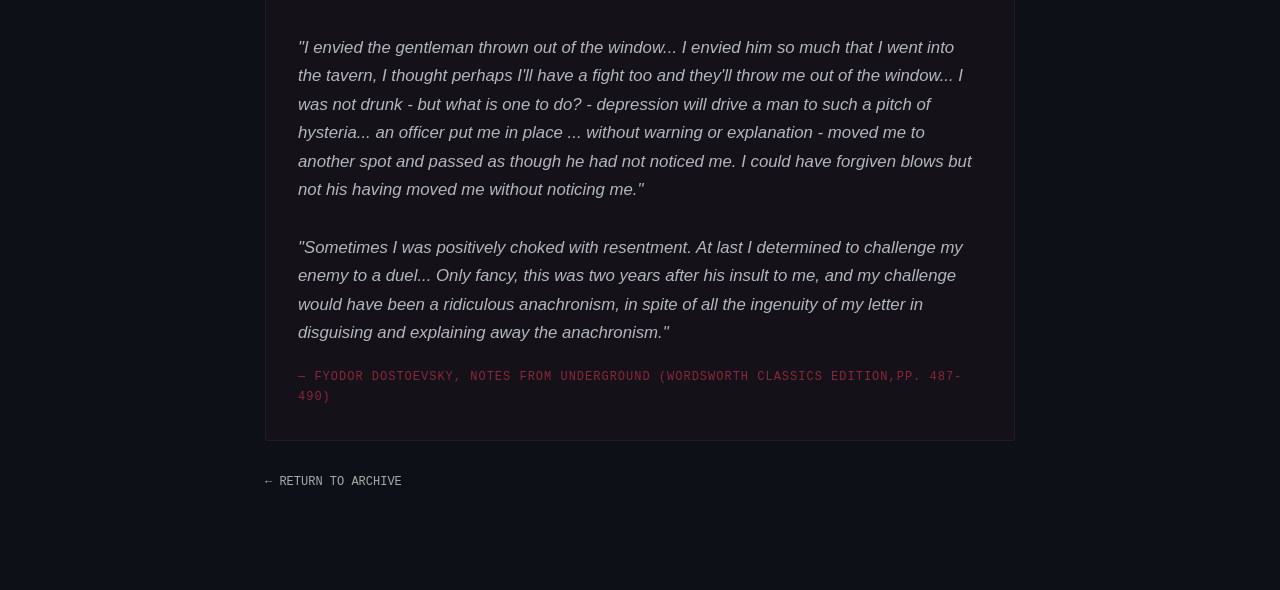
<file: notes-underground.html>
<!DOCTYPE html>
<html lang="en">
<head>
  <meta charset="UTF-8">
  <meta name="viewport" content="width=device-width, initial-scale=1.0"/>
  <title>Case File 001: The Underground Man</title>
  
  <!-- Core Design Rules & Variables -->
  <link rel="stylesheet" href="style.css">
  <link rel="stylesheet" href="analyse-style.css">
  <link rel="stylesheet" href="article-style.css">
</head>
<body>

  <div class="article-wrapper">
    
    <a href="analyse-du-livre.html" class="back-btn">← Return to Archive</a>

    <header class="article-header">
      <span class="book-tag">Analyse // Entry 03</span>
      <h1 class="article-title">Dear Underground Man:</h1>
      
      <!-- Archival Metadata Block -->
      <div class="article-metadata" style="font-family: 'Courier Prime', monospace; font-size: 0.9rem; margin-bottom: 1rem; color: #888;">
        <span><strong>Dispatch:</strong> Letter I</span><br>
        <span><strong>Author:</strong> Masego</span><br>
        <span><strong>Date:</strong> June 17 2026</span>
        
      </div>

      <p class="article-subject">
        SUBJECT: THE TENSION OF INSTINCT, ANACHRONISTIC FANTASY, AND SOMATIC DISPLACEMENT
      </p>
    </header>

    <main class="article-body">
      
      <p style="margin-top: 2rem;">
        You are the almost perfect example of the tension between instinct and reason. Reminds me of Jung's distinction between 'modern man' and 'primitive man'. You are the tragic embodiment of both sides fighting for total dominance within a single, fractured psyche. 
      </p>

      <p>
        You are so "choked with resentment" that you write a letter to the officer demanding his friendship but hiding it with spite. How low you must feel to think a duel is what you must do to fight for your dignity and recognition. Oh, the instinctive man in you must have felt vindicated at the thought of defeating the officer in a bloody and bodily confrontation, huh?
      </p>

      <p>
        But fantasy alone is not enough for a spiteful man like you. You are not satisfied because you never sent the letter-your impulse didn't die! It's too strong to be kept in the imagination; it multiplied, and you had to find a substitute object.
      </p>

      <!-- personology textbook reference -->
      <blockquote class="matrix-block">
        <span class="matrix-label">[Personology Matrix // Cross Reference]</span>
        "Displacement functions by finding a substitute object that society's moral codes forbid and using the substitute object for drive satisfaction. The psychic energy that was invested in the forbidden object is thus displaced to the substitute object."
      </blockquote>

      <p>
        But it doesn't make sense to challenge the officer to a duel just because you want his recognition and envy his social status, now does it? I searched up when duels were made illegal in Russia... 1716? That predates your spite for the officer.
      </p>

      <p>
        Coming to anachronism, you recognizing that wanting a bloody fist duel is of an anachronistic nature proves the "rational modern man" in you is dominant. Wanting to unleash your primitive nature to settle the hyper-conscious, overthinking hell you have been condemned to by your own loneliness is just your instinct playing around in your imagination.
      </p>

      <p>
        But because the legal ban of duels and your own paralyzing fear meant you only play with the idea in your imagination, I have to ask: <strong>where exactly does all that seething heat and unspent resentment go?</strong> 
      </p>
      
      <p>
        You prefer being thrown out of a window over being unacknowledged? All because the officer didn't acknowledge you by throwing you out of the window, but only walked past you?
      </p>

      <!-- book quote footnote block -->
      <div class="quote-vault">
        <p>
          "I envied the gentleman thrown out of the window... I envied him so much that I went into the tavern, I thought perhaps I'll have a fight too and they'll throw me out of the window... I was not drunk - but what is one to do? - depression will drive a man to such a pitch of hysteria... an officer put me in place ... without warning or explanation - moved me to another spot and passed as though he had not noticed me. I could have forgiven blows but not his having moved me without noticing me."
        </p>
        <p>
          "Sometimes I was positively choked with resentment. At last I determined to challenge my enemy to a duel... Only fancy, this was two years after his insult to me, and my challenge would have been a ridiculous anachronism, in spite of all the ingenuity of my letter in disguising and explaining away the anachronism."
          <span class="quote-citation">— Fyodor Dostoevsky, Notes from Underground (Wordsworth Classics Edition,PP. 487-490)</span>
        </p>
      </div>

    </main>

    <a href="analyse-du-livre.html" class="back-btn">← Return to Archive</a>
  </div>

</body>
</html>
</file>
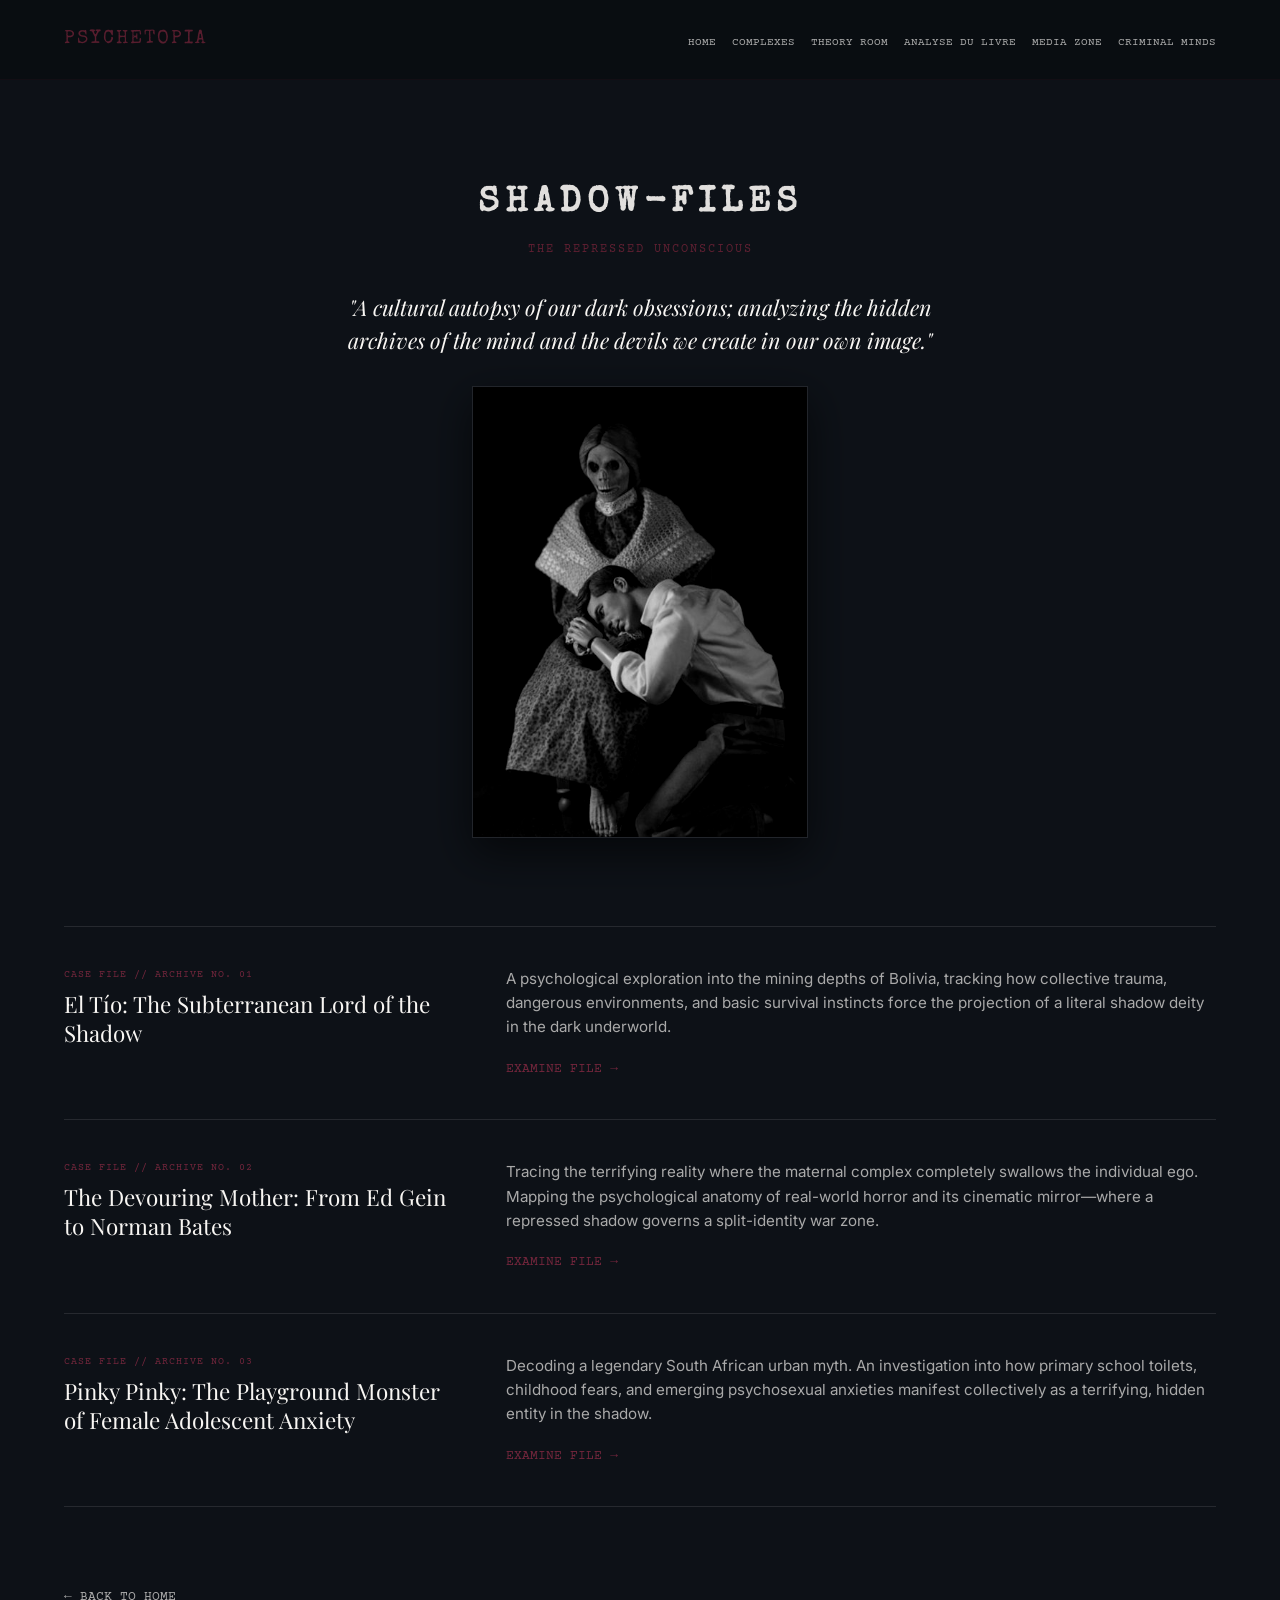
<file: shadow-files.html>
<!DOCTYPE html>
<html lang="en">
<head>
  <meta charset="UTF-8" />
  <meta name="viewport" content="width=device-width, initial-scale=1.0"/>
  <title>Shadow-Files | PsycheTopia Archive</title>

  <!-- Google Fonts -->
  <link rel="preconnect" href="https://fonts.googleapis.com">
  <link href="https://fonts.googleapis.com/css2?family=Playfair+Display:ital,wght@0,400;0,700;1,400&family=Inter:wght@300;400;500&family=Courier+Prime&family=Special+Elite&display=swap" rel="stylesheet">

  <link rel="stylesheet" href="shadow-style.css" />
</head>
<body>

  <!-- NAVIGATION -->
  <header>
    <nav>
      <div class="logo">PsycheTopia</div>
      <div class="nav-links">
        <a href="index.html">Home</a>
        <a href="complejos.html">Complexes</a>
        <a href="Teoria.html">Theory Room</a>
        <a href="analyse-du-livre.html">Analyse du livre</a>
        <a href="media-zone.html">Media zone</a>
        <a href="crimen.html">Criminal Minds</a>
      </div>
    </nav>
  </header>

  <!-- SHADOW HEADER ARCHIVE -->
  <header class="archive-header">
    <div class="archive-header-text">
      <h1 class="archive-title">Shadow-Files</h1>
      <span class="archive-subtitle">The Repressed Unconscious</span>
      <blockquote class="archive-quote">
        "A cultural autopsy of our dark obsessions; analyzing the hidden archives of the mind and the devils we create in our own image."
      </blockquote>
    </div>
    
    <!-- Your visually stunning header image from 1000061959.jpg -->
    <div class="archive-hero-image" style="text-align: center; margin-top: 30px;">
      <img src="norman-bates-image.jpg" alt="Skeletal mother figure with kneeling devotee" style="max-width: 100%; height: auto; max-height: 450px; border: 1px solid rgba(255,255,255,0.1);" />
    </div>
  </header>

  <!-- MAIN LINEAR MATRIX -->
  <div class="content">
    
    <section class="shadow-index">

      <!-- ENTRY 01: EL TÍO -->
      <article class="shadow-row">
        <div class="book-meta">
          <span class="shadow-tag">Case File // Archive No. 01</span>
          <h3 class="book-title"><a href="el-tio-analysis.html">El Tío: The Subterranean Lord of the Shadow</a></h3>
        </div>
        <div class="book-excerpt">
          <p>A psychological exploration into the mining depths of Bolivia, tracking how collective trauma, dangerous environments, and basic survival instincts force the projection of a literal shadow deity in the dark underworld.</p>
          <a href="el-tio-analysis.html" class="line-read-more">Examine File →</a>
        </div>
      </article>

      <!-- ENTRY 02: THE MOTHER COMPLEX -->
      <article class="shadow-row">
        <div class="book-meta">
          <span class="shadow-tag">Case File // Archive No. 02</span>
          <h3 class="book-title"><a href="mother-complex.html">The Devouring Mother: From Ed Gein to Norman Bates</a></h3>
        </div>
        <div class="book-excerpt">
          <p>Tracing the terrifying reality where the maternal complex completely swallows the individual ego. Mapping the psychological anatomy of real-world horror and its cinematic mirror—where a repressed shadow governs a split-identity war zone.</p>
          <a href="mother-complex.html" class="line-read-more">Examine File →</a>
        </div>
      </article>

      <!-- ENTRY 03: PINKY PINKY -->
      <article class="shadow-row">
        <div class="book-meta">
          <span class="shadow-tag">Case File // Archive No. 03</span>
          <h3 class="book-title"><a href="pinky-pinky-analysis.html">Pinky Pinky: The Playground Monster of Female Adolescent Anxiety</a></h3>
        </div>
        <div class="book-excerpt">
          <p>Decoding a legendary South African urban myth. An investigation into how primary school toilets, childhood fears, and emerging psychosexual anxieties manifest collectively as a terrifying, hidden entity in the shadow.</p>
          <a href="pinky-pinky-analysis.html" class="line-read-more">Examine File →</a>
        </div>
      </article>

    </section>

    <a href="index.html" class="back-btn">← Back to Home</a>
  </div>

</body>
</html>
</file>
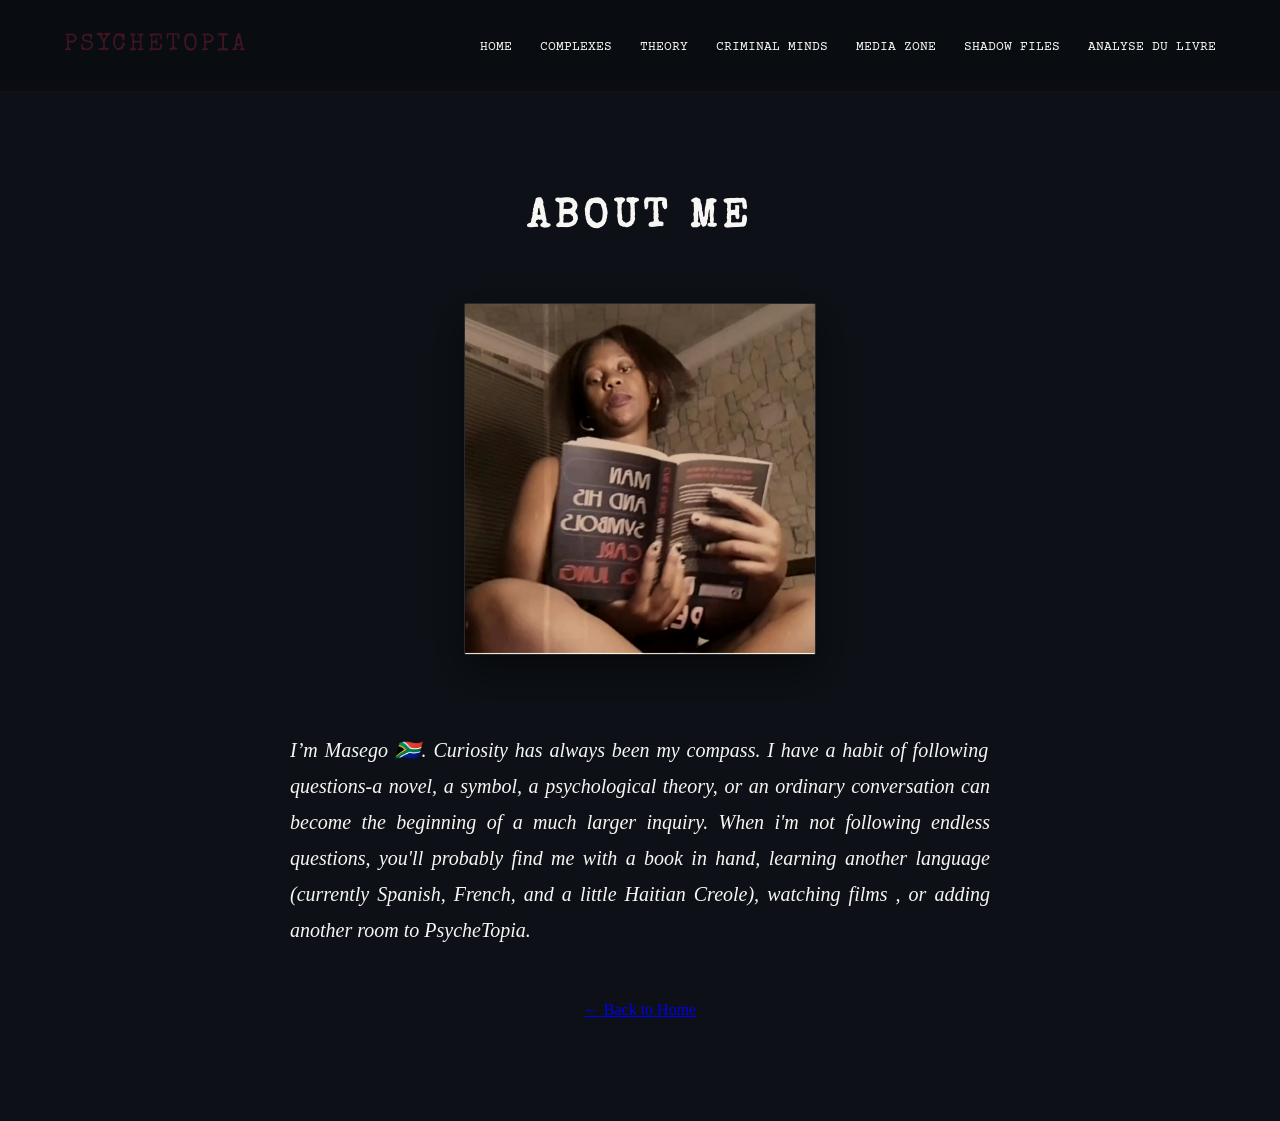
<file: sobre.html>
<!DOCTYPE html>
<html lang="en">
<head>
  <meta charset="UTF-8" />
  <meta name="viewport" content="width=device-width, initial-scale=1.0"/>
  <title>About Me | PsycheTopia</title>
  
  <!-- Fonts Grid to match the system aesthetic -->
  <link rel="preconnect" href="https://fonts.googleapis.com">
  <link href="https://fonts.googleapis.com/css2?family=Playfair+Display:ital,wght@0,400;0,700;1,400&family=Inter:wght@300;400;500&family=Courier+Prime&family=Special+Elite&display=swap" rel="stylesheet">
  
  <link rel="stylesheet" href="sobre.css" />
</head>
<body>
  <nav>
    <div class="logo">PsycheTopia</div>
    <div class="nav-links">
      <a href="index.html">Home</a>
      <a href="complejos.html">Complexes</a>
      <a href="Teoria.html">Theory</a>
      <a href="crimen.html">Criminal Minds</a>
      <a href="media.html">Media zone</a>
      <a href="shadow-files.html">Shadow Files</a>
      <a href="analyse-du-livre.html">Analyse du livre</a>
    </div>
  </nav>

  <div class="container">
    <h1>About Me</h1>
    <img src="Psychetopiapic.jpg" alt="Portrait of Masego, the creator of PsycheTopia" />
    <p>
      I’m Masego 🇿🇦. Curiosity has always been my compass. I have a habit of 
      following questions-a novel, a symbol, a psychological theory, or
      an ordinary conversation can become the beginning of a much larger
      inquiry. When i'm not following endless questions, you'll probably
      find me with a book in hand, learning another language (currently
      Spanish, French, and a little Haitian Creole), watching films , or adding 
      another room to PsycheTopia.
    </p>
    <a href="index.html">← Back to Home</a>
  </div>
</body>
</html>
</file>
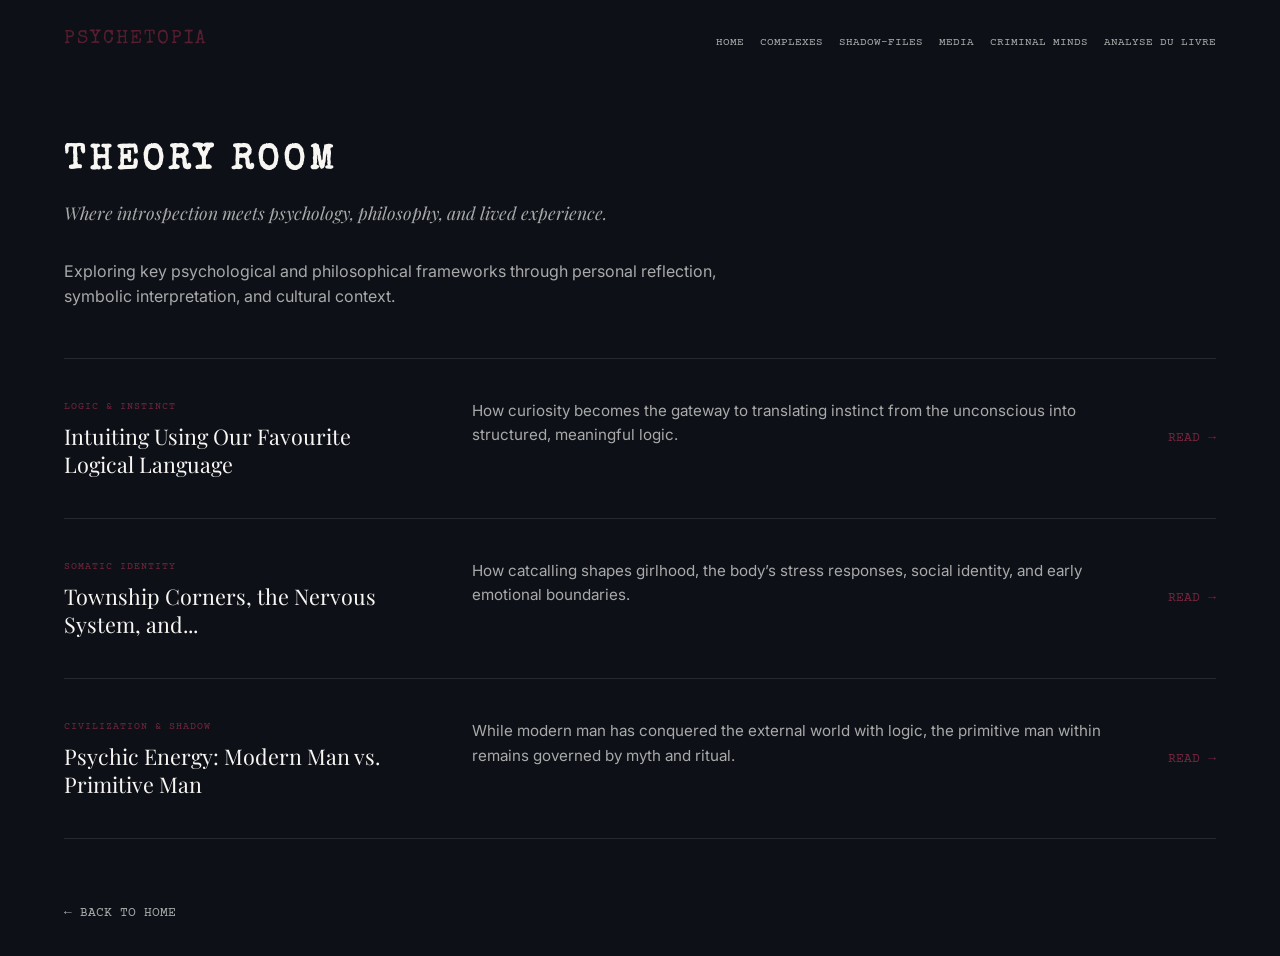
<file: Teoria.html>
<!DOCTYPE html>
<html lang="en">
<head>
  <meta charset="UTF-8" />
  <meta name="viewport" content="width=device-width, initial-scale=1.0" />
  <title>Theory Room | PsycheTopia</title>

  <!-- Google Fonts -->
  <link rel="preconnect" href="https://fonts.googleapis.com">
  <link href="https://fonts.googleapis.com/css2?family=Playfair+Display:ital,wght@0,400;0,700;1,400&family=Inter:wght@300;400;500&family=Courier+Prime&family=Special+Elite&display=swap" rel="stylesheet">

  <link rel="stylesheet" href="Teoria.css" />
</head>

<body>

  <!-- HEADER & NAVIGATION -->
  <header>
    <nav>
      <div class="logo">PsycheTopia</div>
      <div class="nav-links">
        <a href="index.html">Home</a>
        <a href="complejos.html">Complexes</a>
        <a href="shadow-files.html">Shadow-Files</a>
        <a href="media.html">Media</a>
        <a href="crimen.html">Criminal Minds</a>
          <a href="analyse-du-livre.html">Analyse du livre</a>
      </div>
    </nav>
  </header>

  <!-- MAIN CONTENT -->
  <div class="content">
    <h1>Theory Room</h1>
    <h2 class="subtitle">Where introspection meets psychology, philosophy, and lived experience.</h2>

    <p class="intro-text">Exploring key psychological and philosophical frameworks through personal reflection, symbolic interpretation, and cultural context.</p>

    <!-- THEORY LIST AS A MINIMALIST INDEX -->
    <section class="theory-index">

      <!-- ROW 1 -->
      <article class="theory-row">
        <div class="theory-meta">
          <span class="theory-tag">Logic & Instinct</span>
          <h3 class="theory-title">Intuiting Using Our Favourite Logical Language</h3>
        </div>
        <p class="theory-excerpt">
          How curiosity becomes the gateway to translating instinct from the unconscious into structured, meaningful logic.
        </p>
        <a href="intuition.html" class="line-read-more">Read →</a>
      </article>

      <!-- ROW 2 -->
      <article class="theory-row">
        <div class="theory-meta">
          <span class="theory-tag">Somatic Identity</span>
          <h3 class="theory-title">Township Corners, the Nervous System, and...</h3>
        </div>
        <p class="theory-excerpt">
          How catcalling shapes girlhood, the body’s stress responses, social identity, and early emotional boundaries.
        </p>
        <a href="township-girlhood.html" class="line-read-more">Read →</a>
      </article>

      <!-- ROW 3 -->
      <article class="theory-row">
        <div class="theory-meta">
          <span class="theory-tag">Civilization & Shadow</span>
          <h3 class="theory-title">Psychic Energy: Modern Man vs. Primitive Man</h3>
        </div>
        <p class="theory-excerpt">
          While modern man has conquered the external world with logic, the primitive man within remains governed by myth and ritual.
        </p>
        <a href="modern.html" class="line-read-more">Read →</a>
      </article>

    </section>

    <a class="back-btn" href="index.html">← Back to Home</a>
  </div>

</body>
</html>
</file>
<file: style.css>
/* --- THE DNA: BURGUNDY & MIDNIGHT --- */
:root {
  --deep-midnight: #050A0F;   /* The background void */
  --vintage-wine: #3F1521;    /* Your core Deep Burgundy */
  --wine-glow: #5C1E30;       /* The "Active" Burgundy pulse */
  --off-white: #F8F6F3;       /* Clean reading text */
  --soft-gray: #A9A9A9;       /* Secondary details */
}

/* --- GLOBAL BODY --- */
body {
  margin: 0;
  background-color: var(--deep-midnight);
  color: var(--off-white);
  font-family: 'EB Garamond', serif; /* The academic soul */
  line-height: 1.7;
}

/* --- THE HEADER ECOSYSTEM (Centers the Void) --- */
header {
  display: flex;
  flex-direction: column;
  align-items: center;      /* Centers everything horizontally */
  justify-content: center;
  padding-top: 50px;
  width: 100%;
}

.header-logo-container {
  display: flex;
  justify-content: center;  /* Forces the logo wrapper to stay dead center */
  align-items: center;
  width: 100%;
}

header img {
  display: block;          
  max-width: 150px;         /* Strict mobile boundary scaling */
  height: auto;
  margin: 0 auto 10px auto; /* "auto" left and right forces block image centering */
  mix-blend-mode: screen;   /* Hides dark edges beautifully */
  opacity: 0.9; 
  color: var(--soft-gray);  
  font-family: 'Courier Prime', monospace;
  font-size: 0.75rem;
}

/* --- THE QUOTE (Quien mira hacia dentro...) --- */
header h1 {
  font-family: 'EB Garamond', serif;
  font-style: italic;
  font-weight: 500;
  color: var(--off-white);
  font-size: 1.8rem;
  text-align: center;
  padding: 20px 20px 40px 20px;
  letter-spacing: 1px;
  margin: 0;
}

/* --- AUDIO INTRO GATEWAY DESIGN --- */
.audio-intro-wrapper {
  display: flex;
  flex-direction: column;
  align-items: center;
  width: 100%;
  max-width: 320px; /* Prevents the player from stretching too wide on tablet/desktop */
  margin: 0 auto 30px auto; /* Even spacing beneath it before the navigation cards hit */
  padding: 0 20px;
}

.audio-label {
  font-family: 'Courier Prime', monospace;
  font-size: 0.85rem;
  color: var(--soft-gray);
  text-align: center;
  margin-bottom: 12px;
  letter-spacing: 0.5px;
  line-height: 1.4;
}

audio {
  width: 100%;
  filter: invert(1) hue-rotate(180deg); /* Optional: A classic developer trick to force standard browser audio players into a sleek dark-mode aesthetic */
  opacity: 0.8;
}

/* --- THE NAVIGATION CARDS MATRIX --- */
.sections {
  display: flex;
  flex-wrap: wrap;
  justify-content: center;
  padding: 40px 20px;
  gap: 25px;
}

.card {
  background-color: var(--vintage-wine); /* Deep Burgundy Base */
  color: var(--off-white);
  padding: 35px;
  width: 280px;
  border-radius: 12px;
  transition: all 0.4s ease;
  cursor: pointer;
  box-shadow: 0 10px 20px rgba(0,0,0,0.6);
  border: 1px solid rgba(255,255,255,0.05); 
}

/* THE HOVER: The Burgundy Pulse */
.card:hover {
  background-color: var(--wine-glow); /* Lighter Burgundy glow */
  transform: translateY(-10px); 
  box-shadow: 0 15px 35px rgba(63, 21, 33, 0.5); 
}

/* --- SUBSECTION TITLES (Clean Typewriter) --- */
.card h2 {
  font-family: 'Courier Prime', monospace; 
  font-size: 1.25rem;
  text-transform: uppercase;
  letter-spacing: 2px;
  margin-top: 0;
  color: var(--off-white);
}

.card p {
  font-family: 'Courier Prime', monospace;
  font-size: 0.9rem;
  line-height: 1.4;
  opacity: 0.85;
}

/* --- THE "ABOUT" SECTION --- */
.about {
  max-width: 800px;
  margin: 0 auto;
  padding: 40px 20px;
  text-align: center;
}

.about a {
  color: var(--vintage-wine);
  font-family: 'Courier Prime', monospace;
  font-weight: bold;
}

/* --- FOOTER ARCHIVE --- */
footer {
  background-color: #020406;
  color: var(--soft-gray);
  text-align: center;
  padding: 40px 10px;
  font-family: 'Courier Prime', monospace;
  font-size: 0.8rem;
}

/* --- TYPOGRAPHY AND LINK OVERRIDES --- */
.card a {
  color: var(--off-white) !important; 
  text-decoration: none;               
}

.card h2 {
  color: var(--off-white);             
}

.card:hover h2 {
  color: #F8F6F3;                      
}

footer a {
  color: #630D16 !important; /* Your Vintage Wine */
  text-decoration: none;
  font-family: 'Courier Prime', monospace; 
  font-size: 0.8rem;
}

footer a:hover {
  color: var(--off-white); 
}
</file>
<file: shadow-style.css>
/* --- GLOBAL VARIABLES --- */
:root {
  --ink-midnight: #0D1117;   
  --vintage-wine: #3F1521;   
  --off-white: #F8F6F3;      
  --soft-gray: #A9A9A9;      
}

/* --- RESET & BODY --- */
body {
  margin: 0;
  padding: 0;
  background-color: var(--ink-midnight);
  color: var(--off-white);
  font-family: 'Inter', sans-serif;
  line-height: 1.6;
}

/* KILLS DEFAULT LINK COLORING */
a {
  color: inherit;
  text-decoration: none;
}

/* --- NAVIGATION --- */
nav {
  display: flex;
  justify-content: space-between;
  align-items: center;
  padding: 1.5rem 5%;
  background-color: #090D11; 
  border-bottom: 1px solid rgba(63, 21, 33, 0.2); 
}

.logo {
  font-family: 'Special Elite', monospace;
  font-size: 1.2rem;
  letter-spacing: 2px;
  color: var(--vintage-wine);
  text-transform: uppercase;
  filter: brightness(1.4);
}

.nav-links a {
  color: var(--soft-gray);
  margin-left: 12px;
  font-size: 0.7rem;
  font-family: 'Courier Prime', monospace;
  text-transform: uppercase;
  transition: color 0.2s ease;
}

.nav-links a:hover {
  color: var(--off-white);
}

/* --- SHADOW HEADER ARCHIVE --- */
.archive-header {
  text-align: center;
  padding: 4rem 5% 1rem;
}

.archive-title {
  font-family: 'Special Elite', monospace;
  font-size: 2.2rem;
  text-align: center;
  letter-spacing: 6px;
  text-transform: uppercase;
  margin-top: 2rem;
  margin-bottom: 0.5rem;
  color: var(--off-white);
  opacity: 0.9; 
}

.archive-subtitle {
  display: block;
  font-family: 'Courier Prime', monospace;
  font-size: 0.75rem;
  color: var(--vintage-wine);
  filter: brightness(1.5);
  letter-spacing: 2px;
  text-transform: uppercase;
  margin-bottom: 2rem;
}

.archive-quote {
  font-family: 'Playfair Display', serif;
  font-style: italic;
  font-size: 1.35rem;
  color: var(--off-white);
  max-width: 600px;
  margin: 0 auto;
  line-height: 1.5;
}

.archive-hero-image img {
  filter: grayscale(1) contrast(1.15) brightness(0.85);
  box-shadow: 0 15px 40px rgba(0,0,0,0.6);
  margin-bottom: 2rem;
}

/* --- CONTENT STRUCTURE --- */
.content {
  max-width: 1200px;
  margin: 0 auto;
  padding: 2rem 5% 5rem;
}

/* --- LINEAR MATRIX (SHADOW ROWS) --- */
.shadow-index {
  border-top: 1px solid rgba(255, 255, 255, 0.1);
  margin-bottom: 4rem;
}

.shadow-row {
  display: flex;
  align-items: flex-start;
  justify-content: space-between;
  gap: 3rem;
  padding: 2.5rem 0;
  border-bottom: 1px solid rgba(255, 255, 255, 0.1);
  transition: border-color 0.3s ease;
}

.shadow-row:hover {
  border-bottom-color: rgba(255, 255, 255, 0.3);
}

.book-meta {
  flex: 1;
  min-width: 280px;
}

.shadow-tag {
  font-family: 'Courier Prime', monospace;
  font-size: 0.65rem;
  text-transform: uppercase;
  color: var(--vintage-wine);
  filter: brightness(1.8); 
  display: block;
  margin-bottom: 0.4rem;
  letter-spacing: 1px;
}

.book-title {
  font-family: 'Playfair Display', serif;
  font-size: 1.4rem;
  margin: 0;
  font-weight: 400;
  line-height: 1.3;
  color: var(--off-white);
}

.book-title a:hover {
  text-decoration: underline;
  text-underline-offset: 4px;
}

.book-excerpt {
  flex: 1.8;
  display: flex;
  flex-direction: column;
  gap: 1rem;
}

.book-excerpt p {
  color: var(--soft-gray);
  font-family: 'Inter', sans-serif;
  font-size: 0.95rem;
  margin: 0;
  line-height: 1.6;
}

.line-read-more {
  font-family: 'Courier Prime', monospace;
  font-size: 0.8rem;
  text-transform: uppercase;
  color: var(--vintage-wine);
  filter: brightness(1.8); 
  white-space: nowrap;
  align-self: flex-start;
  transition: transform 0.2s ease;
  margin-top: 0.2rem;
}

.shadow-row:hover .line-read-more {
  transform: translateX(5px);
}

/* --- BACK TO HOME LINK --- */
.back-btn {
  font-family: 'Courier Prime', monospace;
  font-size: 0.8rem;
  text-transform: uppercase;
  color: var(--soft-gray);
  display: inline-block;
  margin-top: 1rem;
  transition: color 0.2s ease;
}

.back-btn:hover {
  color: var(--off-white);
}

/* --- RESPONSIVE FIX FOR MOBILE --- */
@media (max-width: 850px) {
  .shadow-row {
    flex-direction: column;
    gap: 1rem;
    padding: 1.8rem 0;
  }
  
  .book-meta, .book-excerpt {
    flex: none;
    width: 100%;
  }
  
  .line-read-more {
    margin-top: 0.5rem;
  }
}

@media (max-width: 768px) {
    header, nav { 
        display: flex;
        flex-direction: column; 
        align-items: center;
        text-align: center;
        padding: 10px 0;
    }

    .logo {
        margin-bottom: 12px; 
    }

    .nav-links {
        display: flex;
        flex-wrap: wrap; 
        justify-content: center;
        gap: 12px; 
    }
}
</file>
<file: article-style.css>
/* --- ARTICLE BLUEPRINT ANCHOR --- */

.article-wrapper {
  max-width: 750px;
  margin: 0 auto;
  padding: 3rem 5% 6rem;
}

/* Custom layout rules for the headers */
.article-header {
  margin-bottom: 2.5rem;
  text-align: center;
}

.book-tag {
  font-family: 'Courier Prime', monospace;
  font-size: 0.75rem;
  text-transform: uppercase;
  color: #8B263E; /* High-contrast crimson */
  letter-spacing: 2px;
  display: block;
  margin-bottom: 1.5rem;
}

.article-title {
  font-family: 'Playfair Display', serif;
  font-size: 2.6rem;
  color: #F8F6F3;
  margin: 0 0 1.5rem 0;
  font-style: italic;
}

.article-subject {
  font-family: 'Courier Prime', monospace;
  font-size: 0.8rem;
  color: #8B263E;
  letter-spacing: 1px;
  line-height: 1.5;
  max-width: 550px;
  margin: 0 auto;
}

/* Base Body Elements */
.article-body p {
  font-family: 'Inter', sans-serif;
  font-size: 1.05rem;
  line-height: 1.7;
  color: #D1D5DB;
  margin-bottom: 1.8rem;
}

/* Textbook Definition Box */
.matrix-block {
  font-family: 'Courier Prime', monospace;
  font-size: 0.9rem;
  background-color: #090D11;
  border-left: 2px solid #8B263E;
  padding: 1.5rem;
  margin: 2.5rem 0;
  color: #A9A9A9;
  line-height: 1.6;
  text-align: left;
}

.matrix-label {
  display: block;
  font-family: 'Special Elite', monospace;
  font-size: 0.75rem;
  color: #F8F6F3;
  margin-bottom: 0.6rem;
  letter-spacing: 1px;
}

/* Historical Literary Quote Vault */
.quote-vault {
  background-color: rgba(63, 21, 33, 0.15); /* Tinted vintage-wine container */
  border: 1px solid rgba(255, 255, 255, 0.05);
  padding: 2rem;
  margin-top: 3.5rem;
  border-radius: 2px;
  text-align: left;
}

.quote-vault p {
  font-family: 'Playfair Display', serif;
  font-style: italic;
  font-size: 1rem;
  line-height: 1.6;
  color: #A9A9A9;
  margin-bottom: 1.5rem;
}

.quote-vault p:last-of-type {
  margin-bottom: 0;
}

.quote-citation {
  display: block;
  font-family: 'Courier Prime', monospace;
  font-size: 0.75rem;
  font-style: normal;
  margin-top: 1.2rem;
  color: #8B263E;
  text-transform: uppercase;
  letter-spacing: 1px;
}

/* Bottom Nav Adjustments */
.back-btn {
  font-family: 'Courier Prime', monospace;
  font-size: 0.75rem;
  text-transform: uppercase;
  color: #A9A9A9;
  transition: color 0.2s ease;
  display: inline-block;
  margin-top: 2rem;
}

.back-btn:hover {
  color: #F8F6F3;
}

/* --- NEW MEDIA & SUBHEADING ADDITIONS --- */

/* Subheading Quote Style */
.header-subheading-quote {
  margin: 0.5rem auto 1.5rem;
  max-width: 500px;
}

.subheading-quote-text {
  font-family: 'Playfair Display', serif;
  font-style: italic;
  font-size: 1.1rem;
  color: #A9A9A9;
  line-height: 1.5;
  margin-bottom: 0.3rem !important;
}

.subheading-quote-author {
  font-family: 'Courier Prime', monospace;
  font-size: 0.7rem;
  color: #8B263E;
  text-transform: uppercase;
  letter-spacing: 1px;
}

/* Image Containment */
.article-image-container {
  margin: 2.5rem 0;
  padding: 0;
  width: 100%;
}

.article-image-container img {
  max-width: 100%;    /* Prevents the image from bursting out of the 750px wrapper */
  height: auto;       /* Maintains the aspect ratio so it doesn't distort */
  display: block;
  margin: 0 auto;     /* Centers it if it's smaller than the wrapper */
  border-radius: 2px; /* Subtle crisp edge matching the quote vault */
  opacity: 0.85;      /* Optional vintage/muted tone blend */
}

.image-caption {
  font-family: 'Courier Prime', monospace;
  font-size: 0.75rem;
  color: #8B263E;
  margin-top: 0.8rem;
  text-align: center;
  letter-spacing: 1px;
}

/* Audio Player Alignment */
.audio-container {
  margin: 2.5rem 0;
  background-color: #090D11;
  border-right: 2px solid #8B263E; /* Inverted symmetry with the matrix block */
  padding: 1.2rem;
}

.audio-label {
  display: block;
  font-family: 'Special Elite', monospace;
  font-size: 0.75rem;
  color: #F8F6F3;
  margin-bottom: 0.8rem;
  letter-spacing: 1px;
}

.audio-container audio {
  width: 100%; /* Makes the player fill the width cleanly */
}

.article-header .audio-container {
  max-width: 500px;  /* Matches your quote width */
  margin: 1.5rem auto; /* Centers the block and adds breathing room */
}

/* --- LEAN & SLEEK AUDIO CONTAINER --- */
.audio-container {
  margin: 1.8rem auto;
  max-width: 420px;          /* Thinned down from 500px for a sleeker profile */
  background-color: rgba(9, 13, 17, 0.5); /* Lighter, more translucent tint */
  border-left: 2px solid #8B263E;
  padding: 0.8rem 1.2rem;    /* Shaved off vertical and horizontal padding */
  border-radius: 6px;        /* Clean, refined corner smooth */
  box-shadow: 0 2px 12px rgba(0, 0, 0, 0.2);
}

/* Tightening the label inside the thinner container */
.audio-label {
  display: block;
  font-family: 'Special Elite', monospace;
  font-size: 0.7rem;         /* Slightly smaller to match the compact frame */
  color: #F8F6F3;
  margin-bottom: 0.4rem;     /* Pulled the audio player closer to its label */
  letter-spacing: 1px;
  text-align: left;
}

.audio-container audio {
  width: 100%;
  height: 32px;              /* Forces the native browser player to look a bit lower-profile */
}


/* --- MAGAZINE STYLE DROP CAP --- */
/* This targets the very first paragraph inside your main article body */
.article-body > p:first-of-type::first-letter {
  font-family: 'Playfair Display', serif;
  font-weight: 700;
  font-size: 4.5rem;          /* Massive editorial size */
  float: left;                /* Allows body text to wrap cleanly around it */
  line-height: 0.85;          /* Pulls the letter down to align with lines of text */
  margin-top: 0.15rem;
  margin-right: 0.75rem;      /* Breathing room between the letter and text */
  color: #8B263E;             /* Matches your crimson/pink accents */
  text-transform: uppercase;
}

.article-body p {
  font-family: 'Inter', sans-serif;
  font-size: 1.05rem;
  line-height: 1.7;
  color: #B2B7BD; /* Replaced #D1D5DB with a softer, slightly desaturated muted silver */
  margin-bottom: 1.8rem;
}

.audio-container {
  margin: 1.8rem auto;
  max-width: 420px;          /* Thinned down down for a low-profile look */
  background-color: rgba(9, 13, 17, 0.5); /* Semi-translucent dark tint */
  border-left: 2px solid #8B263E;          /* Crimson marker on the left */
  padding: 0.8rem 1.2rem;    /* Shaved vertical padding makes it thinner */
  border-radius: 6px;        /* Softened corners */
  box-shadow: 0 2px 12px rgba(0, 0, 0, 0.2);
}

/* --- FIXED AUDIO CONTAINER (BRINGS BACK THE TIMELINE) --- */
.audio-container {
  margin: 1.8rem auto;
  max-width: 550px;          /* Expanded from 420px to 550px to make room for the timeline */
  width: 100%;               /* Ensures it scales perfectly on mobile screens */
  background-color: rgba(9, 13, 17, 0.5); 
  border-left: 2px solid #8B263E;
  padding: 1rem 1.2rem;      
  border-radius: 6px;        
  box-shadow: 0 2px 12px rgba(0, 0, 0, 0.2);
  box-sizing: border-box;    /* Prevents padding from breaking the width layout */
}

.audio-label {
  display: block;
  font-family: 'Special Elite', monospace;
  font-size: 0.7rem;         
  color: #F8F6F3;
  margin-bottom: 0.5rem;     
  letter-spacing: 1px;
  text-align: left;
}

.audio-container audio {
  width: 100%;               /* Spreads the player out completely to reveal the progress bar */
  display: block;
}

/* --- ARTICLE SIGN-OFF STYLING --- */
.article-signature {
  margin-top: 3.5rem;         /* Pushes it down below the content */
  padding-top: 1.5rem;
  border-top: 1px dashed rgba(139, 38, 62, 0.3); /* Optional: a very faint divider line */
  text-align: right;          /* Right-aligns it like a traditional signature */
}

.signature-line {
  display: block;             /* Puts the name and date on separate lines */
  font-family: 'Courier Prime', monospace;
  font-size: 0.75rem;
  color: #8B263E;             /* Matches your crimson/pink subtitles */
  text-transform: uppercase;
  letter-spacing: 1.5px;
  line-height: 1.6;
}
</file>
<file: analyse-style.css>
/* --- GLOBAL VARIABLES --- */
:root {
  --ink-midnight: #0D1117;   
  --vintage-wine: #3F1521;   
  --off-white: #F8F6F3;      
  --soft-gray: #A9A9A9;      
}

/* --- RESET & FOUNDATION --- */
body {
  margin: 0;
  padding: 0;
  background-color: var(--ink-midnight);
  color: var(--off-white);
  font-family: 'Inter', sans-serif;
  line-height: 1.6;
}

/* KILLS DEFAULT LINK COLORING */
a {
  color: inherit;
  text-decoration: none;
}

/* --- NAVIGATION --- */
nav {
  display: flex;
  justify-content: space-between;
  align-items: center;
  padding: 1.5rem 5%;
  background-color: #090D11; 
  border-bottom: 1px solid rgba(63, 21, 33, 0.2); 
}

.logo {
  font-family: 'Special Elite', monospace;
  font-size: 1.2rem;
  letter-spacing: 2px;
  color: var(--vintage-wine);
  text-transform: uppercase;
  filter: brightness(1.4);
}

.nav-links a {
  color: var(--soft-gray);
  margin-left: 12px;
  font-size: 0.7rem;
  font-family: 'Courier Prime', monospace;
  text-transform: uppercase;
  transition: color 0.2s ease;
}

.nav-links a:hover {
  color: var(--off-white);
}

/* --- INTRODUCTORY ARCHIVE HEADER --- */
.archive-header {
  max-width: 800px;
  margin: 0 auto;
  padding: 5rem 5% 2rem;
  text-align: center;
}

.archive-title {
  font-family: 'Special Elite', monospace;
  font-size: 2.2rem;
  letter-spacing: 5px;
  text-transform: uppercase;
  margin: 0 0 0.5rem 0;
}

.archive-subtitle {
  font-family: 'Courier Prime', monospace;
  font-size: 0.85rem;
  text-transform: uppercase;
  color: var(--vintage-wine);
  filter: brightness(1.7);
  letter-spacing: 3px;
  display: block;
  margin-bottom: 2rem;
}

.archive-quote {
  font-family: 'Playfair Display', serif;
  font-style: italic;
  color: var(--soft-gray);
  font-size: 1.2rem;
  line-height: 1.6;
  max-width: 650px;
  margin: 0 auto;
}

/* --- LINEAR LINES GRID INDEX --- */
.content {
  max-width: 1200px;
  margin: 0 auto;
  padding: 2rem 5% 5rem;
}

.book-index {
  border-top: 1px solid rgba(255, 255, 255, 0.1);
  margin-bottom: 4rem;
}

.book-row {
  display: flex;
  align-items: flex-start;
  justify-content: space-between;
  gap: 3rem;
  padding: 2.5rem 0;
  border-bottom: 1px solid rgba(255, 255, 255, 0.1);
  transition: border-color 0.3s ease;
}

.book-row:hover {
  border-bottom-color: rgba(255, 255, 255, 0.3);
}

.book-meta {
  flex: 1;
  min-width: 280px;
}

.book-tag {
  font-family: 'Courier Prime', monospace;
  font-size: 0.65rem;
  text-transform: uppercase;
  color: var(--vintage-wine);
  filter: brightness(1.8);
  display: block;
  margin-bottom: 0.4rem;
  letter-spacing: 1px;
}

.book-title {
  font-family: 'Playfair Display', serif;
  font-size: 1.4rem;
  margin: 0;
  font-weight: 400;
  line-height: 1.3;
  color: var(--off-white);
}

.book-title a:hover {
  text-decoration: underline;
  text-underline-offset: 4px;
}

.book-excerpt {
  flex: 1.8;
  display: flex;
  flex-direction: column;
  gap: 1rem;
}

.book-excerpt p {
  color: var(--soft-gray);
  font-family: 'Inter', sans-serif;
  font-size: 0.95rem;
  margin: 0;
  line-height: 1.6;
}

.line-read-more {
  font-family: 'Courier Prime', monospace;
  font-size: 0.8rem;
  text-transform: uppercase;
  color: var(--vintage-wine) !important;
  filter: brightness(1.8); 
  white-space: nowrap;
  align-self: flex-start;
  transition: transform 0.2s ease;
  margin-top: 0.2rem;
}

.book-row:hover .line-read-more {
  transform: translateX(5px);
}

/* --- BACK BUTTON --- */
.back-btn {
  font-family: 'Courier Prime', monospace;
  font-size: 0.8rem;
  text-transform: uppercase;
  color: var(--soft-gray);
  display: inline-block;
  margin-top: 1rem;
  transition: color 0.2s ease;
}

.back-btn:hover {
  color: var(--off-white);
}

/* --- RESPONSIVE ADJUSTMENTS --- */
@media (max-width: 850px) {
  .book-row {
    flex-direction: column;
    gap: 1rem;
    padding: 1.8rem 0;
  }
  .book-meta, .book-excerpt {
    flex: none;
    width: 100%;
  }
}

/* --- FIXED NAVIGATION FOR MOBILE --- */
@media (max-width: 768px) {
    nav { 
        display: flex;
        flex-direction: column; /* Stacks logo on top, menu below */
        align-items: center;
        text-align: center;
        padding: 1.5rem 0;
        gap: 1rem; /* Creates clean space between logo and links */
    }

    .logo {
        margin-bottom: 0.5rem;
        display: inline-block;
    }

    .nav-links {
        display: flex;
        flex-direction: row;
        flex-wrap: wrap; /* Allows extra items to drop to a clean second line */
        justify-content: center;
        gap: 16px; /* Bumps up horizontal spacing between text links */
        row-gap: 12px; /* Adds consistent vertical gaps if links wrap */
        max-width: 90%; /* Prevents text from hugging edge of screens */
        margin: 0 auto;
        padding: 0;
    }

    .nav-links a {
        margin-left: 0 !important; /* Clears desktop left-margin behavior */
        font-size: 0.75rem; /* Makes text highly legible on mobile */
        letter-spacing: 1px;
        white-space: nowrap; /* Prevents single menu names from splitting */
    }
}
</file>
<file: complejos.css>
/* --- GLOBAL VARIABLES --- */
:root {
  --ink-midnight: #0D1117;   
  --vintage-wine: #3F1521;   
  --off-white: #F8F6F3;      
  --soft-gray: #A9A9A9;      
}

/* --- RESET & BODY --- */
body {
  margin: 0;
  padding: 0;
  background-color: var(--ink-midnight);
  color: var(--off-white);
  font-family: 'Inter', sans-serif;
  line-height: 1.6;
}

/* KILLS DEFAULT LINK COLORING */
a {
  color: inherit;
  text-decoration: none;
}

/* --- NAVIGATION --- */
nav {
  display: flex;
  justify-content: space-between;
  align-items: center;
  padding: 1.5rem 5%;
  background-color: #090D11; 
  border-bottom: 1px solid rgba(63, 21, 33, 0.2); 
}

.logo {
  font-family: 'Special Elite', monospace;
  font-size: 1.2rem;
  letter-spacing: 2px;
  color: var(--vintage-wine);
  text-transform: uppercase;
  filter: brightness(1.4);
}

.nav-links a {
  color: var(--soft-gray);
  margin-left: 12px;
  font-size: 0.7rem;
  font-family: 'Courier Prime', monospace;
  text-transform: uppercase;
  transition: color 0.2s ease;
}

.nav-links a:hover {
  color: var(--off-white);
}

/* --- THE ALPHAVILLE CINEMATIC SECTION --- */
.quote-visual {
  text-align: center;
  padding: 4rem 5% 1rem;
}

.quote-image {
  max-width: 600px;
  width: 100%;
  filter: grayscale(1) contrast(1.15) brightness(0.85);
  border: 1px solid rgba(255,255,255,0.05);
  box-shadow: 0 15px 40px rgba(0,0,0,0.6);
  margin-bottom: 2rem;
}

blockquote {
  font-family: 'Playfair Display', serif;
  font-style: italic;
  font-size: 1.35rem;
  color: var(--off-white);
  max-width: 600px;
  margin: 0 auto;
  line-height: 1.5;
}

.film-credit {
  display: block;
  font-family: 'Courier Prime', monospace;
  font-size: 0.75rem;
  font-style: normal;
  margin-top: 0.8rem;
  color: var(--vintage-wine);
  filter: brightness(1.5);
  letter-spacing: 2px;
  text-transform: uppercase;
}

/* --- CONTENT STRUCTURE --- */
.content {
  max-width: 1200px;
  margin: 0 auto;
  padding: 2rem 5% 5rem;
}

h1 {
  font-family: 'Special Elite', monospace;
  font-size: 2.2rem;
  text-align: center;
  letter-spacing: 6px;
  text-transform: uppercase;
  margin-top: 2rem;
  margin-bottom: 4rem;
  color: var(--off-white);
  opacity: 0.9; 
}

/* --- MINIMALIST COMPLEXES INDEX --- */
.complex-index {
  border-top: 1px solid rgba(255, 255, 255, 0.1);
  margin-bottom: 4rem;
}

.complex-row {
  display: flex;
  align-items: flex-start;
  justify-content: space-between;
  gap: 3rem;
  padding: 2.5rem 0;
  border-bottom: 1px solid rgba(255, 255, 255, 0.1);
  transition: border-color 0.3s ease;
}

.complex-row:hover {
  border-bottom-color: rgba(255, 255, 255, 0.3);
}

.complex-meta {
  flex: 1;
  min-width: 280px;
}

.complex-tag {
  font-family: 'Courier Prime', monospace;
  font-size: 0.65rem;
  text-transform: uppercase;
  color: var(--vintage-wine);
  filter: brightness(1.8); /* Highly legible mobile glow */
  display: block;
  margin-bottom: 0.4rem;
  letter-spacing: 1px;
}

.complex-title {
  font-family: 'Playfair Display', serif;
  font-size: 1.4rem;
  margin: 0;
  font-weight: 400;
  line-height: 1.3;
  color: var(--off-white);
}

.complex-title a:hover {
  text-decoration: underline;
  text-underline-offset: 4px;
}

.complex-excerpt {
  flex: 1.8;
  display: flex;
  flex-direction: column;
  gap: 1rem;
}

.complex-excerpt p {
  color: var(--soft-gray);
  font-family: 'Inter', sans-serif;
  font-size: 0.95rem;
  margin: 0;
  line-height: 1.6;
}

.line-read-more {
  font-family: 'Courier Prime', monospace;
  font-size: 0.8rem;
  text-transform: uppercase;
  color: var(--vintage-wine) !important;
  filter: brightness(1.8); 
  white-space: nowrap;
  align-self: flex-start;
  transition: transform 0.2s ease;
  margin-top: 0.2rem;
}

.complex-row:hover .line-read-more {
  transform: translateX(5px);
}

/* --- BACK TO HOME LINK --- */
.back-btn {
  font-family: 'Courier Prime', monospace;
  font-size: 0.8rem;
  text-transform: uppercase;
  color: var(--soft-gray);
  display: inline-block;
  margin-top: 1rem;
  transition: color 0.2s ease;
}

.back-btn:hover {
  color: var(--off-white);
}

/* --- RESPONSIVE FIX FOR MOBILE --- */
@media (max-width: 850px) {
  .complex-row {
    flex-direction: column;
    gap: 1rem;
    padding: 1.8rem 0;
  }
  
  .complex-meta, .complex-excerpt {
    flex: none;
    width: 100%;
  }
  
  .line-read-more {
    margin-top: 0.5rem;
  }
}


/* --- FIXED NAVIGATION FOR MOBILE --- */
@media (max-width: 768px) {
    nav { 
        display: flex;
        flex-direction: column; /* Stacks logo on top, menu below */
        align-items: center;
        text-align: center;
        padding: 1.5rem 0;
        gap: 1rem; /* Creates clean space between logo and links */
    }

    .logo {
        margin-bottom: 0.5rem;
        display: inline-block;
    }

    .nav-links {
        display: flex;
        flex-direction: row;
        flex-wrap: wrap; /* Allows extra items to drop to a clean second line */
        justify-content: center;
        gap: 16px; /* Bumps up horizontal spacing between text links */
        row-gap: 12px; /* Adds consistent vertical gaps if links wrap */
        max-width: 90%; /* Prevents text from hugging edge of screens */
        margin: 0 auto;
        padding: 0;
    }

    .nav-links a {
        margin-left: 0 !important; /* Clears desktop left-margin behavior */
        font-size: 0.75rem; /* Makes text highly legible on mobile */
        letter-spacing: 1px;
        white-space: nowrap; /* Prevents single menu names from splitting */
    }
}
</file>
<file: crimen.css>
/* --- 1. THE FORENSIC DNA --- */
:root {
  --ink-midnight: #0D1117;   
  --dossier-dark: #090D11;   
  --vintage-wine: #3F1521;   
  --blood-red: #630D16;      
  --off-white: #F8F6F3;
  --typewriter-gray: #8A8A8A;
}

body {
  background-color: var(--ink-midnight);
  color: var(--off-white);
  font-family: 'Inter', sans-serif;
  margin: 0;
  line-height: 1.6;
}

/* KILLS DEFAULT LINK COLORING */
a {
  color: inherit;
  text-decoration: none;
}

/* --- 2. NAVIGATION --- */
nav {
  display: flex;
  justify-content: space-between;
  padding: 1.5rem 5%;
  background-color: #05080C;
  border-bottom: 1px solid rgba(99, 13, 22, 0.2);
  align-items: center;
}

.logo {
  font-family: 'Special Elite', monospace;
  font-size: 1.2rem;
  color: var(--vintage-wine);
  text-transform: uppercase;
  letter-spacing: 2px;
  filter: brightness(1.4);
}

.nav-links a {
  color: var(--typewriter-gray);
  margin-left: 12px;
  font-size: 0.7rem;
  font-family: 'Courier Prime', monospace;
  text-transform: uppercase;
  transition: color 0.2s ease;
}

.nav-links a:hover {
  color: var(--off-white);
}

/* --- 3. VIDEO INTRO --- */
.video-intro {
  text-align: center;
  margin-bottom: 3rem;
  padding: 2rem 0;
}

.Jung-video {
  width: 100%;
  max-width: 520px; /* Reduced from 700px for a better laptop fit */
  height: auto;     /* Maintains correct cinematic aspect ratio */
  border: 1px solid rgba(63, 21, 33, 0.4);
  box-shadow: 0 0 30px rgba(0,0,0,0.8);
  filter: grayscale(0.4);
  display: block;   
  margin: 0 auto;   /* Safely centers the video asset */
}

.video-caption {
  font-family: 'Special Elite', monospace;
  color: var(--vintage-wine);
  filter: brightness(1.5);
  font-size: 0.85rem;
  margin-top: 1.2rem;
  letter-spacing: 1px;
}

/* --- 4. CONTENT & HEADERS --- */
.content {
  max-width: 1200px;
  margin: 0 auto;
  padding: 0 5% 5rem;
}

h1 {
  font-family: 'Special Elite', monospace;
  font-size: 2.2rem;
  letter-spacing: 4px;
  text-transform: uppercase;
  margin-bottom: 1.5rem;
  text-align: center;
}

.intro-text {
  color: var(--typewriter-gray);
  font-family: 'Playfair Display', serif;
  font-style: italic;
  font-size: 1.1rem;
  text-align: center;
  max-width: 750px;
  margin: 0 auto 4rem;
  line-height: 1.7;
}

/* --- 5. THE CLASSIFIED DRAWERS --- */
.dossier-container {
  max-width: 900px;
  margin: 0 auto 4rem;
}

.drawer {
  margin-bottom: 1rem;
  border: 1px solid rgba(255, 255, 255, 0.05);
  background-color: var(--dossier-dark);
  border-radius: 4px;
  overflow: hidden;
}

.drawer-toggle {
  width: 100%;
  padding: 1.3rem 1.8rem;
  background: none;
  border: none;
  color: var(--off-white);
  font-family: 'Courier Prime', monospace;
  font-size: 1rem;
  text-align: left;
  cursor: pointer;
  display: flex;
  justify-content: space-between;
  align-items: center;
  transition: background 0.3s ease, color 0.3s ease;
  text-transform: uppercase;
  letter-spacing: 1px;
}

.drawer-toggle:hover {
  background-color: rgba(63, 21, 33, 0.2);
}

.plus-icon {
  font-family: 'Courier Prime', monospace;
  color: var(--vintage-wine);
  filter: brightness(1.5);
  font-size: 1.2rem;
}

.drawer-content {
  max-height: 0;
  overflow: hidden;
  transition: max-height 0.4s ease-out;
  background-color: #05080C;
}

/* --- 6. THE INFINITE LEDGER ROWS --- */
.tight-ledger {
  display: flex;
  flex-direction: column;
  padding: 1rem 2rem;
}

.ledger-row {
  display: flex;
  align-items: baseline;
  gap: 2rem;
  padding: 1.2rem 0;
  border-bottom: 1px solid rgba(255, 255, 255, 0.05);
}

.ledger-row:last-child {
  border-bottom: none; 
}

.ledger-no {
  font-family: 'Courier Prime', monospace;
  font-size: 0.75rem;
  color: var(--vintage-wine);
  filter: brightness(1.8); 
  letter-spacing: 1px;
  white-space: nowrap;
}

.ledger-title {
  font-family: 'Playfair Display', serif;
  font-size: 1.2rem;
  color: var(--typewriter-gray);
  line-height: 1.4;
  transition: color 0.2s ease, padding-left 0.2s ease;
}

.ledger-row:hover .ledger-title {
  color: var(--off-white);
  padding-left: 6px;
}

/* --- BACK LINK --- */
.back-link {
  text-align: center;
}

.back-btn {
  font-family: 'Courier Prime', monospace;
  font-size: 0.8rem;
  text-transform: uppercase;
  color: var(--typewriter-gray);
  display: inline-block;
  transition: color 0.2s ease;
}

.back-btn:hover {
  color: var(--off-white);
}

/* --- RESPONSIVE MEDIA QUERIES --- */

/* Ledger Layout Breakpoint */
@media (max-width: 650px) {
  .tight-ledger {
    padding: 0.8rem 1.2rem;
  }
  .ledger-row {
    flex-direction: column;
    gap: 0.2rem;
    padding: 1rem 0;
  }
  .ledger-title {
    font-size: 1.1rem;
  }
}

/* Uniform Mobile Nav Breakpoint */
@media (max-width: 768px) {
    header, nav { 
        display: flex;
        flex-direction: column; 
        align-items: center;
        text-align: center;
        padding: 1.5rem 0;
        gap: 1rem;
    }

    .logo {
        margin-bottom: 0.5rem; 
    }

    .nav-links {
        display: flex;
        flex-wrap: wrap; 
        justify-content: center;
        gap: 16px; 
        row-gap: 12px;
        max-width: 90%;
        margin: 0 auto;
        padding: 0;
    }
    
    .nav-links a {
        margin-left: 0 !important;
        font-size: 0.75rem;
        letter-spacing: 1px;
        white-space: nowrap;
    }
}
</file>
<file: media.css>
/* --- GLOBAL VARIABLES --- */
:root {
  --ink-midnight: #0D1117;   
  --vintage-wine: #3F1521;    
  --off-white: #F8F6F3;       
  --soft-gray: #A9A9A9;
  --film-black: #05080C;      
}

/* --- RESET & BODY --- */
body {
  margin: 0;
  padding: 0;
  background-color: var(--ink-midnight);
  color: var(--off-white);
  font-family: 'Inter', sans-serif;
  line-height: 1.6;
}

/* KILLS DEFAULT LINK COLORING */
a {
  color: inherit;
  text-decoration: none;
}

/* --- NAVIGATION --- */
nav {
  display: flex;
  justify-content: space-between;
  align-items: center;
  padding: 1.5rem 5%;
  background-color: var(--film-black);
  border-bottom: 1px solid rgba(63, 21, 33, 0.2);
}

.logo {
  font-family: 'Special Elite', monospace;
  font-size: 1.2rem;
  color: var(--vintage-wine);
  text-transform: uppercase;
  letter-spacing: 2px;
  filter: brightness(1.4);
}

.nav-links a {
  color: var(--soft-gray);
  margin-left: 12px;
  font-size: 0.7rem;
  font-family: 'Courier Prime', monospace;
  text-transform: uppercase;
  transition: color 0.2s ease;
}

.nav-links a:hover {
  color: var(--off-white);
}

/* --- CONTENT HEADER --- */
.content {
  max-width: 1200px;
  margin: 0 auto;
  padding: 4rem 5% 6rem;
}

h1 {
  font-family: 'Special Elite', monospace;
  font-size: 2.2rem;
  letter-spacing: 4px;
  text-transform: uppercase;
  margin-bottom: 0.5rem;
}

.subtitle {
  font-family: 'Playfair Display', serif;
  font-style: italic;
  color: var(--soft-gray);
  font-size: 1.1rem;
  margin-top: 0;
  margin-bottom: 2rem;
  font-weight: 400;
}

.intro-text {
  color: var(--soft-gray);
  font-size: 1rem;
  max-width: 750px;
  margin-bottom: 4rem;
  line-height: 1.7;
}

/* --- MINIMALIST MEDIA INDEX --- */
.media-index {
  border-top: 1px solid rgba(255, 255, 255, 0.1);
  margin-bottom: 4rem;
}

.media-row {
  display: flex;
  align-items: flex-start;
  justify-content: space-between;
  gap: 3rem;
  padding: 2.5rem 0;
  border-bottom: 1px solid rgba(255, 255, 255, 0.1);
  transition: border-color 0.3s ease;
}

.media-row:hover {
  border-bottom-color: rgba(255, 255, 255, 0.3);
}

.media-meta {
  flex: 1;
  min-width: 280px;
}

.media-tag {
  font-family: 'Courier Prime', monospace;
  font-size: 0.65rem;
  text-transform: uppercase;
  color: var(--vintage-wine);
  filter: brightness(1.8); /* Keeping your mobile brightness fix! */
  display: block;
  margin-bottom: 0.4rem;
  letter-spacing: 1px;
}

.media-title {
  font-family: 'Playfair Display', serif;
  font-size: 1.35rem;
  margin: 0;
  font-weight: 400;
  line-height: 1.3;
  color: var(--off-white);
}

.media-excerpt {
  flex: 1.8;
  color: var(--soft-gray);
  font-size: 0.95rem;
  margin: 0;
  line-height: 1.6;
}

.line-read-more {
  font-family: 'Courier Prime', monospace;
  font-size: 0.8rem;
  text-transform: uppercase;
  color: var(--vintage-wine) !important;
  filter: brightness(1.8); /* Consistent readable wine color */
  white-space: nowrap;
  align-self: center;
  transition: transform 0.2s ease;
}

.media-row:hover .line-read-more {
  transform: translateX(5px);
}

/* --- BACK BUTTON --- */
.back-btn {
  font-family: 'Courier Prime', monospace;
  font-size: 0.8rem;
  text-transform: uppercase;
  color: var(--soft-gray);
  display: inline-block;
  margin-top: 1rem;
  transition: color 0.2s ease;
}

.back-btn:hover {
  color: var(--off-white);
}

/* --- RESPONSIVE FIX FOR MOBILE --- */
@media (max-width: 850px) {
  .media-row {
    flex-direction: column;
    gap: 1rem;
    padding: 1.8rem 0;
  }
  
  .media-meta, .media-excerpt {
    flex: none;
    width: 100%;
  }
  
  .line-read-more {
    align-self: flex-start;
    margin-top: 0.5rem;
  }
}


/* --- FIXED NAVIGATION FOR MOBILE --- */
@media (max-width: 768px) {
    nav { 
        display: flex;
        flex-direction: column; /* Stacks logo on top, menu below */
        align-items: center;
        text-align: center;
        padding: 1.5rem 0;
        gap: 1rem; /* Creates clean space between logo and links */
    }

    .logo {
        margin-bottom: 0.5rem;
        display: inline-block;
    }

    .nav-links {
        display: flex;
        flex-direction: row;
        flex-wrap: wrap; /* Allows extra items to drop to a clean second line */
        justify-content: center;
        gap: 16px; /* Bumps up horizontal spacing between text links */
        row-gap: 12px; /* Adds consistent vertical gaps if links wrap */
        max-width: 90%; /* Prevents text from hugging edge of screens */
        margin: 0 auto;
        padding: 0;
    }

    .nav-links a {
        margin-left: 0 !important; /* Clears desktop left-margin behavior */
        font-size: 0.75rem; /* Makes text highly legible on mobile */
        letter-spacing: 1px;
        white-space: nowrap; /* Prevents single menu names from splitting */
    }
}
</file>
<file: sobre.css>
/* --- 1. THE PROFILE DNA --- */
:root {
  --ink-midnight: #0D1117;   /* Consistent background */
  --vintage-wine: #3F1521;   /* Your signature Burgundy */
  --off-white: #F8F6F3;       
  --soft-gray: #A9A9A9;      
}

body {
  margin: 0;
  padding: 0;
  background-color: var(--ink-midnight);
  color: var(--off-white);
  font-family: 'EB Garamond', serif; /* Elegant, literary feel */
  line-height: 1.8;
}

/* --- 2. NAVIGATION (Synced) --- */
nav {
  display: flex;
  justify-content: space-between;
  align-items: center;
  padding: 1.5rem 5%;
  background-color: #090D11;
  border-bottom: 1px solid rgba(63, 21, 33, 0.3);
}

.logo {
  font-family: 'Special Elite', monospace;
  font-size: 1.5rem;
  color: var(--vintage-wine);
  text-transform: uppercase;
  letter-spacing: 3px;
}

.nav-links a {
  color: var(--off-white);
  text-decoration: none;
  margin-left: 1.5rem;
  font-size: 0.8rem;
  font-family: 'Courier Prime', monospace;
  text-transform: uppercase;
}

/* --- 3. THE CONTAINER & PORTRAIT --- */
.container {
  max-width: 700px;
  margin: 0 auto;
  padding: 4rem 10% 6rem;
  text-align: center;
}

h1 {
  font-family: 'Special Elite', monospace;
  font-size: 2.5rem;
  letter-spacing: 5px;
  text-transform: uppercase;
  margin-bottom: 3rem;
  color: var(--off-white);
}

img {
  width: 100%;
  max-width: 350px; /* Keeps the portrait elegant, not overwhelming */
  height: auto;
  border-radius: 2px; /* Sharp corners like a physical photograph */
  border: 1px solid rgba(255, 255, 255, 0.1);
  box-shadow: 0 15px 40px rgba(0, 0, 0, 0.6);
  margin-bottom: 3rem;
  filter: sepia(0.2) contrast(1.1); /* Subtle "vintage" filter to match the mood */
}

/* --- 4. THE BIO TEXT --- */
p {
  font-size: 1.25rem;
  color: var(--off-white);
  text-align: justify; /* Looks more like a book page */
  margin-bottom: 3rem;
  font-style: italic; /* Gives it a more "philosophical" tone */
}

/* --- 5. THE BACK LINK --- */
a[href="Casa.html"] {
  display: inline-block;
  color: var(--vintage-wine);
  font-family: 'Courier Prime', monospace;
  text-decoration: none;
  font-size: 0.9rem;
  text-transform: uppercase;
  letter-spacing: 2px;
  transition: color 0.3s ease;
}

a[href="Casa.html"]:hover {
  color: var(--off-white);
  text-decoration: underline;
}

/* --- FIXED NAVIGATION FOR MOBILE --- */
@media (max-width: 768px) {
    nav { 
        display: flex;
        flex-direction: column; /* Stacks logo on top, menu below */
        align-items: center;
        text-align: center;
        padding: 1.5rem 0;
        gap: 1rem; /* Creates clean space between logo and links */
    }

    .logo {
        margin-bottom: 0.5rem;
        display: inline-block;
    }

    .nav-links {
        display: flex;
        flex-direction: row;
        flex-wrap: wrap; /* Allows extra items to drop to a clean second line */
        justify-content: center;
        gap: 16px; /* Bumps up horizontal spacing between text links */
        row-gap: 12px; /* Adds consistent vertical gaps if links wrap */
        max-width: 90%; /* Prevents text from hugging edge of screens */
        margin: 0 auto;
        padding: 0;
    }

    .nav-links a {
        margin-left: 0 !important; /* Clears desktop left-margin behavior */
        font-size: 0.75rem; /* Makes text highly legible on mobile */
        letter-spacing: 1px;
        white-space: nowrap; /* Prevents single menu names from splitting */
    }
}
</file>
<file: Teoria.css>
/* --- GLOBAL VARIABLES --- */
:root {
  --ink-midnight: #0D1117;
  --vintage-wine: #3F1521;
  --off-white: #F8F6F3;
  --soft-gray: #A9A9A9;
}

/* --- RESET & BODY --- */
body {
  background-color: var(--ink-midnight);
  color: var(--off-white);
  font-family: 'Inter', sans-serif; /* Clean body text base */
  margin: 0;
  line-height: 1.6;
}

/* KILLS DEFAULT LINK COLORING */
a {
  color: inherit;
  text-decoration: none;
}

/* --- NAVIGATION --- */
nav {
  display: flex;
  justify-content: space-between;
  padding: 1.5rem 5%;
  align-items: center;
}

.logo {
  font-family: 'Special Elite', monospace;
  color: var(--vintage-wine);
  text-transform: uppercase;
  letter-spacing: 2px;
  font-size: 1.2rem;
  filter: brightness(1.4); /* Makes the burgundy pop */
}

.nav-links a {
  font-family: 'Courier Prime', monospace;
  font-size: 0.7rem;
  margin-left: 12px;
  text-transform: uppercase;
  color: var(--soft-gray);
  transition: color 0.2s ease;
}

.nav-links a:hover {
  color: var(--off-white);
}

/* --- HEADER TEXT --- */
.content {
  padding: 2rem 5%;
  max-width: 1200px;
  margin: 0 auto; /* Keeps layout centered on huge screens */
}

h1 {
  font-family: 'Special Elite', monospace;
  font-size: 2.2rem;
  letter-spacing: 4px;
  text-transform: uppercase;
  margin-bottom: 0.5rem;
}

.subtitle {
  font-family: 'Playfair Display', serif;
  font-style: italic;
  color: var(--soft-gray);
  font-size: 1.1rem;
  margin-top: 0;
  margin-bottom: 2rem;
  font-weight: 400;
}

.intro-text {
  color: var(--soft-gray);
  font-size: 1rem;
  max-width: 700px;
  margin-bottom: 3rem;
}

/* --- MINIMALIST THEORY INDEX --- */
.theory-index {
  border-top: 1px solid rgba(255, 255, 255, 0.1);
  margin-bottom: 3rem;
}

.theory-row {
  display: flex;
  align-items: flex-start; /* Aligns items nicely from the top */
  justify-content: space-between;
  gap: 3rem;
  padding: 2.5rem 0;
  border-bottom: 1px solid rgba(255, 255, 255, 0.1);
  transition: border-color 0.3s ease;
}

.theory-row:hover {
  border-bottom-color: rgba(255, 255, 255, 0.3); /* Line brightens on hover */
}

.theory-meta {
  flex: 1;
  min-width: 280px; /* Prevents text compression */
}

.theory-tag {
  font-family: 'Courier Prime', monospace;
  font-size: 0.65rem;
  text-transform: uppercase;
  color: var(--vintage-wine);
  filter: brightness(1.5);
  display: block;
  margin-bottom: 0.4rem;
  letter-spacing: 1px;
}

.theory-title {
  font-family: 'Playfair Display', serif;
  font-size: 1.35rem;
  margin: 0;
  font-weight: 400;
  line-height: 1.3;
  color: var(--off-white);
}

.theory-excerpt {
  flex: 1.8;
  color: var(--soft-gray);
  font-size: 0.95rem;
  margin: 0;
  line-height: 1.6;
}

.line-read-more {
  font-family: 'Courier Prime', monospace;
  font-size: 0.8rem;
  text-transform: uppercase;
  color: var(--vintage-wine) !important;
  filter: brightness(1.4);
  white-space: nowrap; /* Forces "Read →" to stay on one line */
  align-self: center; /* Centers arrow relative to the text row */
  transition: transform 0.2s ease;
}

.theory-row:hover .line-read-more {
  transform: translateX(5px); /* Elegant micro-slide forward on hover */
}

/* --- BACK BUTTON --- */
.back-btn {
  font-family: 'Courier Prime', monospace;
  font-size: 0.8rem;
  text-transform: uppercase;
  color: var(--soft-gray);
  display: inline-block;
  margin-top: 1rem;
  transition: color 0.2s ease;
}

.back-btn:hover {
  color: var(--off-white);
}

/* --- RESPONSIVE FIX FOR MOBILE --- */
@media (max-width: 850px) {
  .theory-row {
    flex-direction: column;
    gap: 1rem;
    padding: 1.8rem 0;
  }
  
  .theory-meta, .theory-excerpt {
    flex: none;
    width: 100%;
  }
  
  .line-read-more {
    align-self: flex-start;
    margin-top: 0.5rem;
  }
}

.theory-tag {
  /* ... your other styles ... */
  filter: brightness(1.8); /* Bumped up slightly from 1.5 for mobile screen readability */
}

.line-read-more {
  /* ... your other styles ... */
  filter: brightness(1.8); /* Bumped up slightly from 1.4 */
}


/* --- FIXED NAVIGATION FOR MOBILE --- */
@media (max-width: 768px) {
    nav { 
        display: flex;
        flex-direction: column; /* Stacks logo on top, menu below */
        align-items: center;
        text-align: center;
        padding: 1.5rem 0;
        gap: 1rem; /* Creates clean space between logo and links */
    }

    .logo {
        margin-bottom: 0.5rem;
        display: inline-block;
    }

    .nav-links {
        display: flex;
        flex-direction: row;
        flex-wrap: wrap; /* Allows extra items to drop to a clean second line */
        justify-content: center;
        gap: 16px; /* Bumps up horizontal spacing between text links */
        row-gap: 12px; /* Adds consistent vertical gaps if links wrap */
        max-width: 90%; /* Prevents text from hugging edge of screens */
        margin: 0 auto;
        padding: 0;
    }

    .nav-links a {
        margin-left: 0 !important; /* Clears desktop left-margin behavior */
        font-size: 0.75rem; /* Makes text highly legible on mobile */
        letter-spacing: 1px;
        white-space: nowrap; /* Prevents single menu names from splitting */
    }
}
</file>
